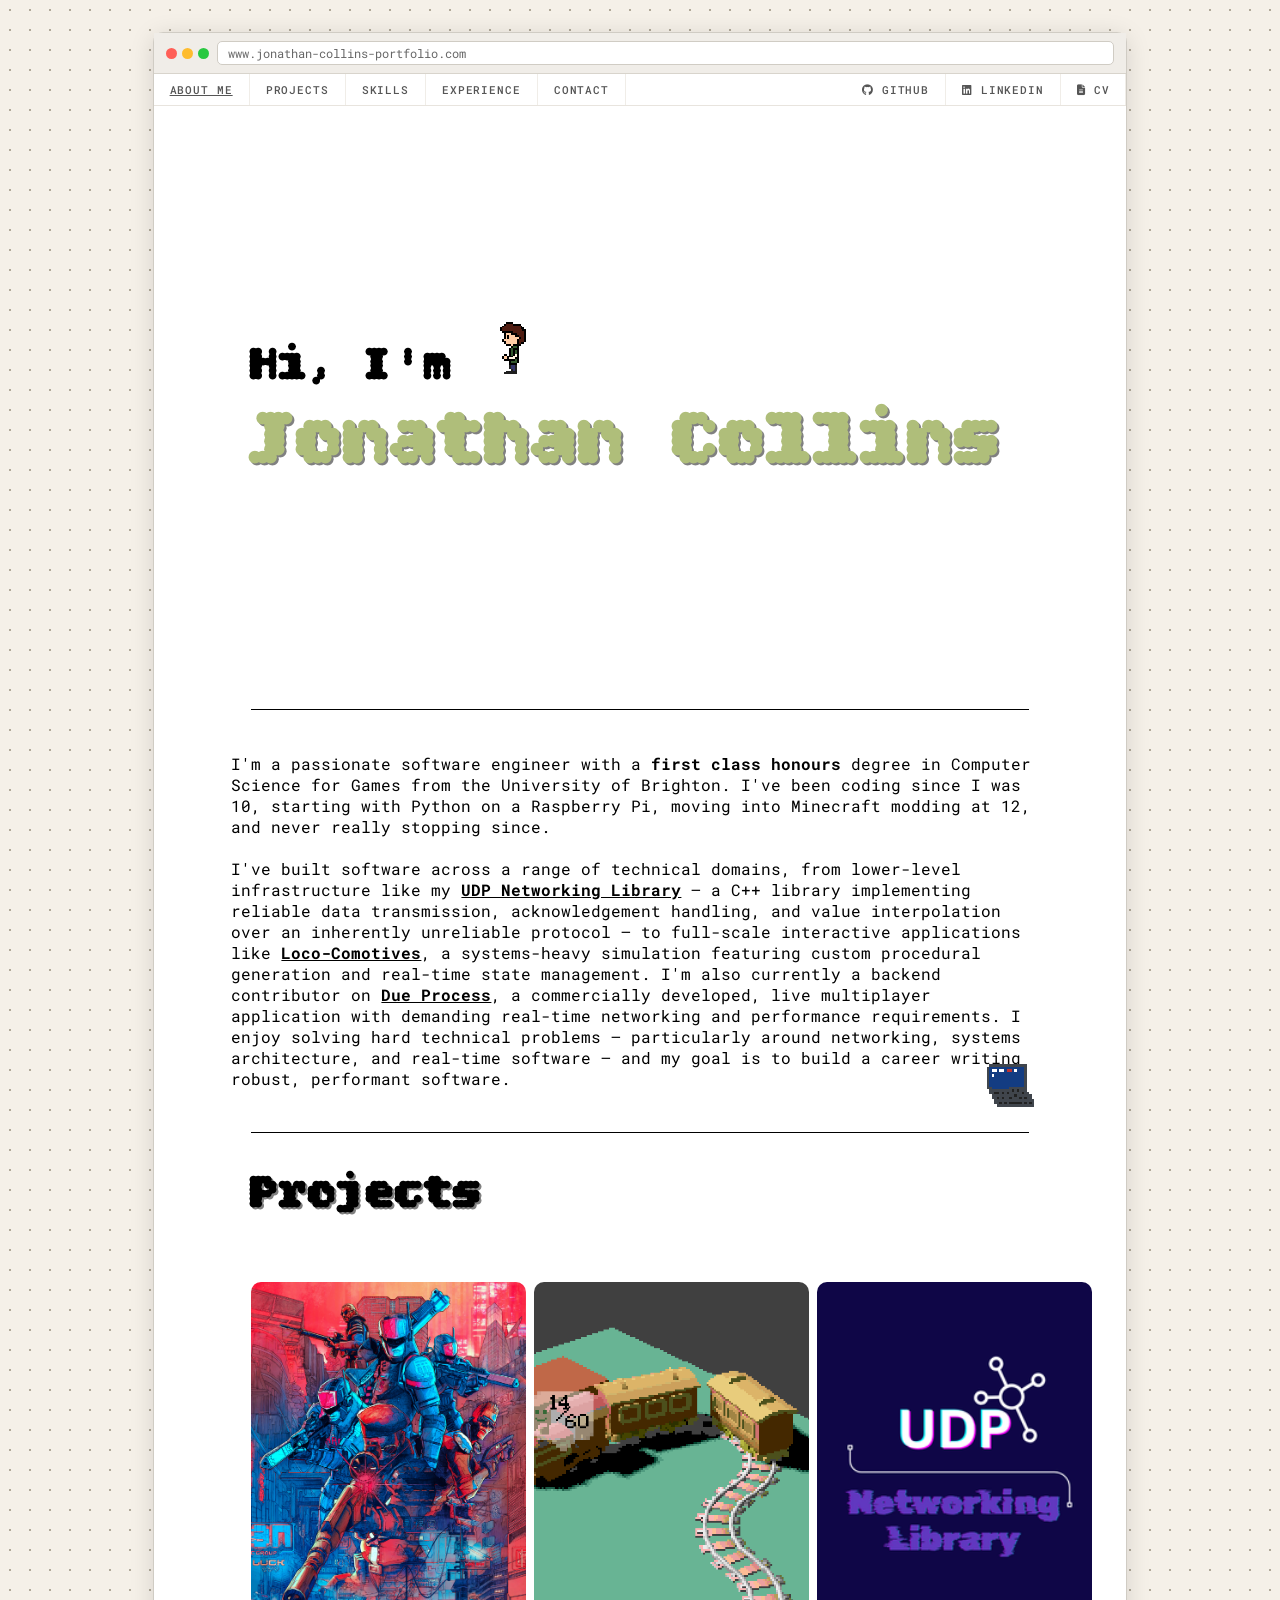
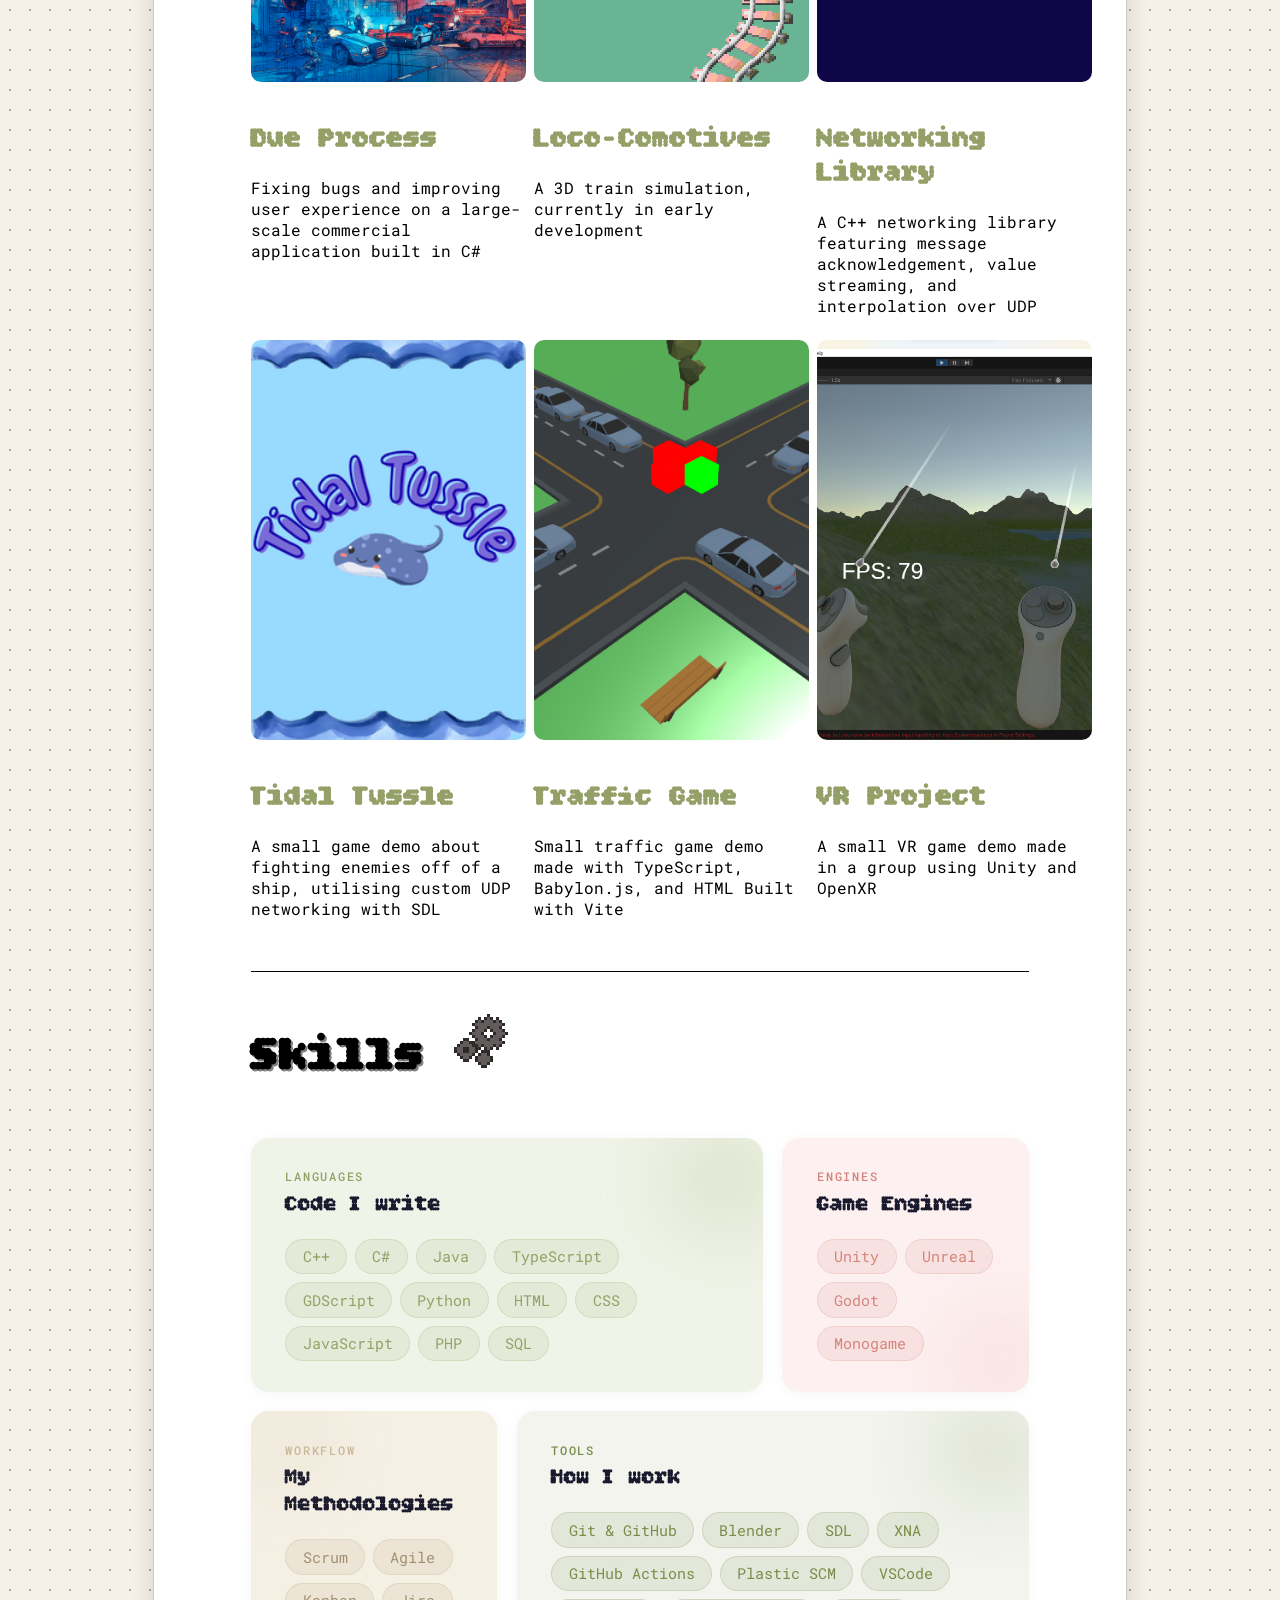
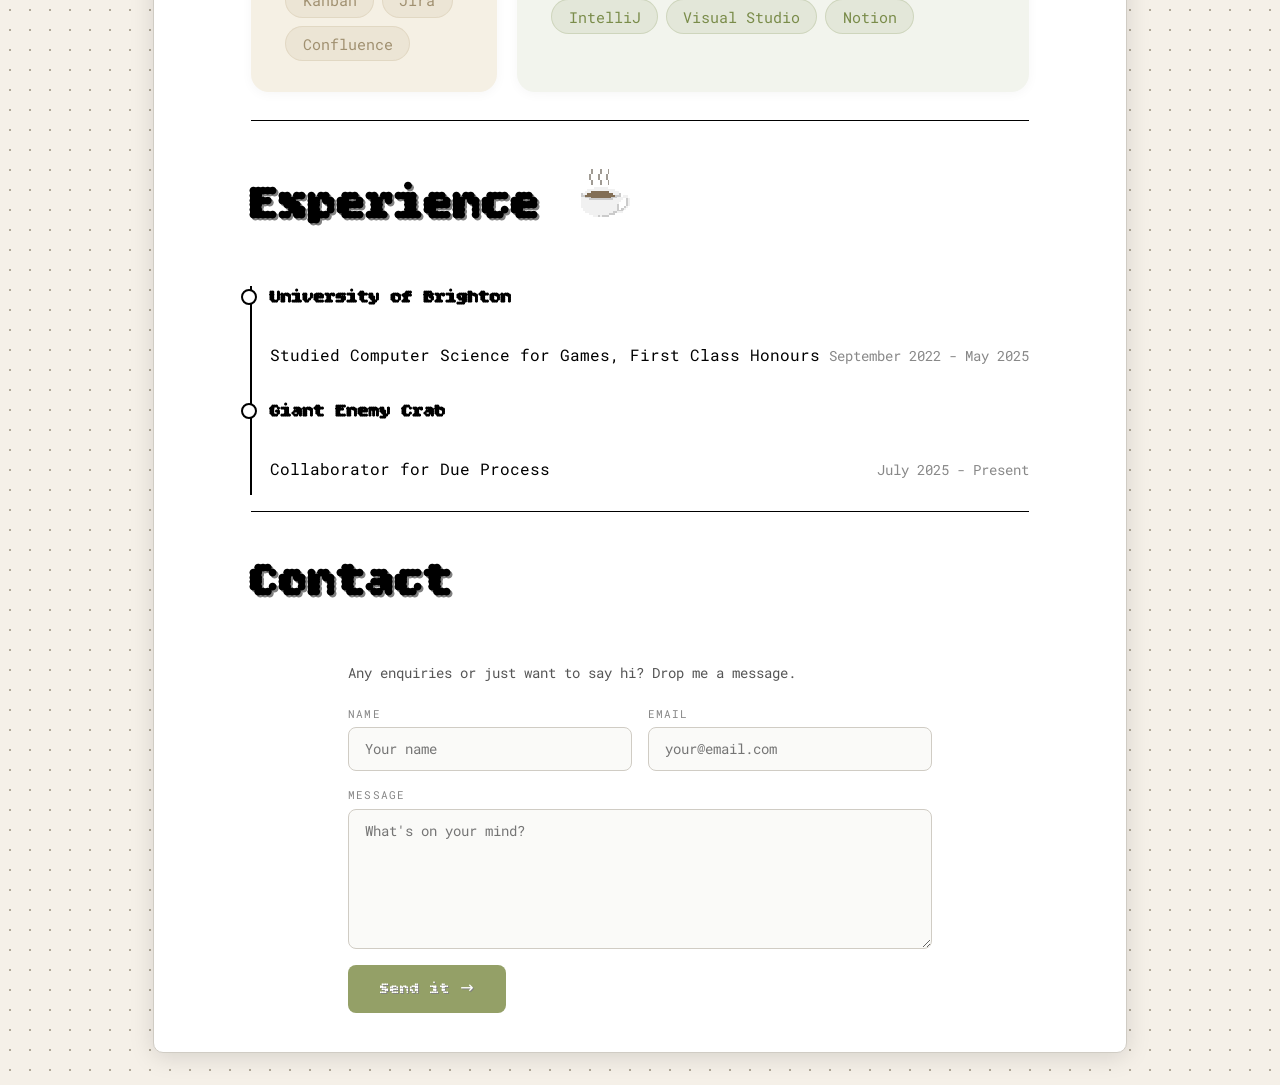
<file: index.html>
<!DOCTYPE HTML>
<html lang="en">
<head>
    <link rel="icon" type="image/x-icon" href="favicon.ico">
    <link rel="stylesheet" href="https://cdnjs.cloudflare.com/ajax/libs/font-awesome/6.5.0/css/all.min.css">
    <meta charset="UTF-8">
    <meta name="viewport" content="width=device-width, initial-scale=1.0">
    <title>Jonathan Collins</title>
    <link rel="stylesheet" href="stylesheet.css">
    <link rel="stylesheet" href="normalize.css">
    <link rel="preconnect" href="https://fonts.googleapis.com">
    <link rel="preconnect" href="https://fonts.gstatic.com" crossorigin>
    <link href="https://fonts.googleapis.com/css2?family=Bitcount:wght@100..900&family=Roboto+Mono:ital,wght@0,100..700;1,100..700&display=swap" rel="stylesheet">
</head>
<body>
    <div class="grid-bg">
        <div class="browser-window">

            <div class="search-bar">
                <div class="search-dots">
                    <div class="browser-dot dot-red"></div>
                    <div class="browser-dot dot-yellow"></div>
                    <div class="browser-dot dot-green"></div>
                </div>
                <div class="browser-address">www.jonathan-collins-portfolio.com</div>
            </div>

            <div class="nav">
                <a class="nav-item active">About Me</a>
                <a href="#projects" class="nav-item">Projects</a>
                <a href="#skills" class="nav-item">Skills</a>
                <a href="#experience" class="nav-item">Experience</a>
                <a href="#contact" class="nav-item">Contact</a>
                <a href="https://github.com/JonnyCollinsPlusPlus" class="nav-item-right">
                    <i class="fa-brands fa-github"></i> GitHub
                </a>
                <a href="https://www.linkedin.com/in/jonnypcollins/" class="nav-item">
                    <i class="fa-brands fa-linkedin"></i> LinkedIn
                </a>
                <a href="images/Jonathan Collins CV.pdf" download class="nav-item">
                    <i class="fa-solid fa-file-lines"></i> CV
                </a>
            </div>

            <div class="browser-intro">
                <div class="intro-content">
                    <div>
                        <h1>Hi, I'm 
                            <img src="images/little-jonny.gif" alt="Jonny sprite" class="sprite">
                            <br><span class="name-styling">Jonathan Collins</span>
                        </h1>
                    </div>
                </div>
            </div>

            <hr width="80%" size="2" color="gray">

            <div class="bio-styling">
                <p>I'm a passionate software engineer with a <b>first class honours</b> degree 
                in Computer Science for Games from the University of Brighton. I've been 
                coding since I was 10, starting with Python on a Raspberry Pi, 
                moving into Minecraft modding at 12, and never really stopping since. 
                <br><br>
                I've built software across a range of technical domains, from lower-level infrastructure 
                like my <a href="networking-library.html"><b>UDP Networking Library</b></a> — a C++ library 
                implementing reliable data transmission, acknowledgement handling, and value interpolation 
                over an inherently unreliable protocol — to full-scale interactive applications like 
                <a href="loco.html"><b>Loco-Comotives</b></a>, a systems-heavy simulation featuring custom 
                procedural generation and real-time state management. I'm also currently a backend 
                contributor on <a href="due-process.html"><b>Due Process</b></a>, a commercially developed, 
                live multiplayer application with demanding real-time networking and performance 
                requirements. I enjoy solving hard technical problems — particularly around networking, 
                systems architecture, and real-time software — and my goal is to build a career writing 
                robust, performant software.</p>
                <img src="images/laptop-sprite.gif" alt="Laptop Sprite" class="laptop-sprite">
            </div>

            <hr width="80%" size="2" color="gray">

            <div class="project-library">
                <h1 class="project-title" id="projects">Projects</h1>
            </div>

            <div class="project-images-gd">
                <a href="due-process.html"><img src="images/due-process.webp" alt="Due Process" class="due-process-img"></a>
                <a href="loco.html"><img src="images/loco-1.png" alt="Loco-Comotives" class="loco-comotives-img"></a>
                <a href="networking-library.html"><img src="images/network-library.png" alt="Network Library" class="network-library-img"></a>
                <div class="dp-desc">
                    <h2><a href="due-process.html">Due Process</a></h2>
                    <p>Fixing bugs and improving user experience on a large-scale commercial application built in C#</p>
                </div>
                <div class="lc-desc">
                    <h2><a href="loco.html">Loco-Comotives</a></h2>
                    <p>A 3D train simulation, currently in early development</p>
                </div>
                <div class="udp-desc">
                    <h2><a href="networking-library.html">Networking Library</a></h2>
                    <p>A C++ networking library featuring message acknowledgement, value streaming, and interpolation over UDP</p>
                </div>
                <a href="tidal-tussle.html"><img src="images/tidal-tussle.png" alt="Tidal Tussle" class="tidal-tussle-img"></a>
                <a href="traffic-game.html"><img src="images/traffic-game.png" alt="Traffic Game" class="traffic-game-img"></a>
                <a href="vr-project.html"><img src="images/VR-1.png" alt="VR Project" class="vr-project-img"></a>
                <div class="tidal-tussle-desc">
                    <h2><a href="tidal-tussle.html">Tidal Tussle</a></h2>
                    <p>A small game demo about fighting enemies off of a ship, utilising custom UDP networking with SDL</p>
                </div>
                <div class="traffic-game-desc">
                    <h2><a href="traffic-game.html">Traffic Game</a></h2>
                    <p>Small traffic game demo made with TypeScript, Babylon.js, and HTML Built with Vite</p>
                </div>
                <div class="vr-desc">
                    <h2><a href="vr-project.html">VR Project</a></h2>
                    <p>A small VR game demo made in a group using Unity and OpenXR</p>
                </div>
            </div>

            <hr width="80%" size="2" color="gray">

            <h1 class="experience-title" id="skills">Skills
                <img src="images/gears.png" alt="Gear sprite" class="gear-sprite">
            </h1>

            <div class="skills-section">
                <div class="bento">
                    <div class="card">
                        <div class="blob"></div>
                        <div class="card-category">Languages</div>
                        <div class="card-title">Code I write</div>
                        <div class="pill-group">
                            <span class="pill">C++</span>
                            <span class="pill">C#</span>
                            <span class="pill">Java</span>
                            <span class="pill">TypeScript</span>
                            <span class="pill">GDScript</span>
                            <span class="pill">Python</span>
                            <span class="pill">HTML</span>
                            <span class="pill">CSS</span>
                            <span class="pill">JavaScript</span>
                            <span class="pill">PHP</span>
                            <span class="pill">SQL</span>
                        </div>
                    </div>

                    <div class="card">
                        <div class="blob"></div>
                        <div class="card-category">Engines</div>
                        <div class="card-title">Game Engines</div>
                        <div class="pill-group">
                            <span class="pill">Unity</span>
                            <span class="pill">Unreal</span>
                            <span class="pill">Godot</span>
                            <span class="pill">Monogame</span>
                        </div>
                    </div>

                    <div class="card">
                        <div class="blob"></div>
                        <div class="card-category">Workflow</div>
                        <div class="card-title">My Methodologies</div>
                        <div class="pill-group">
                            <span class="pill">Scrum</span>
                            <span class="pill">Agile</span>
                            <span class="pill">Kanban</span>
                            <span class="pill">Jira</span>
                            <span class="pill">Confluence</span>
                        </div>
                    </div>

                    <div class="card">
                        <div class="blob"></div>
                        <div class="card-category">Tools</div>
                        <div class="card-title">How I work</div>
                        <div class="pill-group">
                            <span class="pill">Git &amp; GitHub</span>
                            <span class="pill">Blender</span>
                            <span class="pill">SDL</span>
                            <span class="pill">XNA</span>
                            <span class="pill">GitHub Actions</span>
                            <span class="pill">Plastic SCM</span>
                            <span class="pill">VSCode</span>
                            <span class="pill">IntelliJ</span>
                            <span class="pill">Visual Studio</span>
                            <span class="pill">Notion</span>
                        </div>
                    </div>
                </div>
            </div>

            <hr width="80%" size="2" color="gray">

            <h1 class="experience-title" id="experience">Experience
                <img src="images/coffee.gif" alt="Coffee sprite" class="coffee-sprite">
            </h1>

            <div class="timeline">
                <div class="entry">
                    <h3>University of Brighton</h3>
                    <div>
                        <p>Studied Computer Science for Games, First Class Honours</p>
                        <p class="subtle">September 2022 - May 2025</p>
                    </div>
                </div>
                <div class="entry">
                    <h3>Giant Enemy Crab</h3>
                    <div>
                        <p>Collaborator for Due Process</p>
                        <p class="subtle">July 2025 - Present</p>
                    </div>
                </div>
            </div>

            <hr width="80%" size="2" color="gray">

            <h1 class="experience-title" id="contact">Contact</h1>

            <div class="contact-section">
                <p class="contact-intro">Any enquiries or just want to say hi? Drop me a message.</p>
                <form action="https://formspree.io/f/xgoboboq" method="POST" class="contact-form">
                    <div class="form-row">
                        <div class="form-group">
                            <label class="form-label">Name</label>
                            <input type="text" name="name" class="form-input" placeholder="Your name" required>
                        </div>
                        <div class="form-group">
                            <label class="form-label">Email</label>
                            <input type="email" name="email" class="form-input" placeholder="your@email.com" required>
                        </div>
                    </div>
                    <div class="form-group">
                        <label class="form-label">Message</label>
                        <textarea name="message" class="form-input form-textarea" placeholder="What's on your mind?" required></textarea>
                    </div>
                    <button type="submit" class="form-submit">Send it →</button>
                </form>
            </div>

        </div>
    </div>
    <script src="script.js"></script>
</body>
</html>
</file>
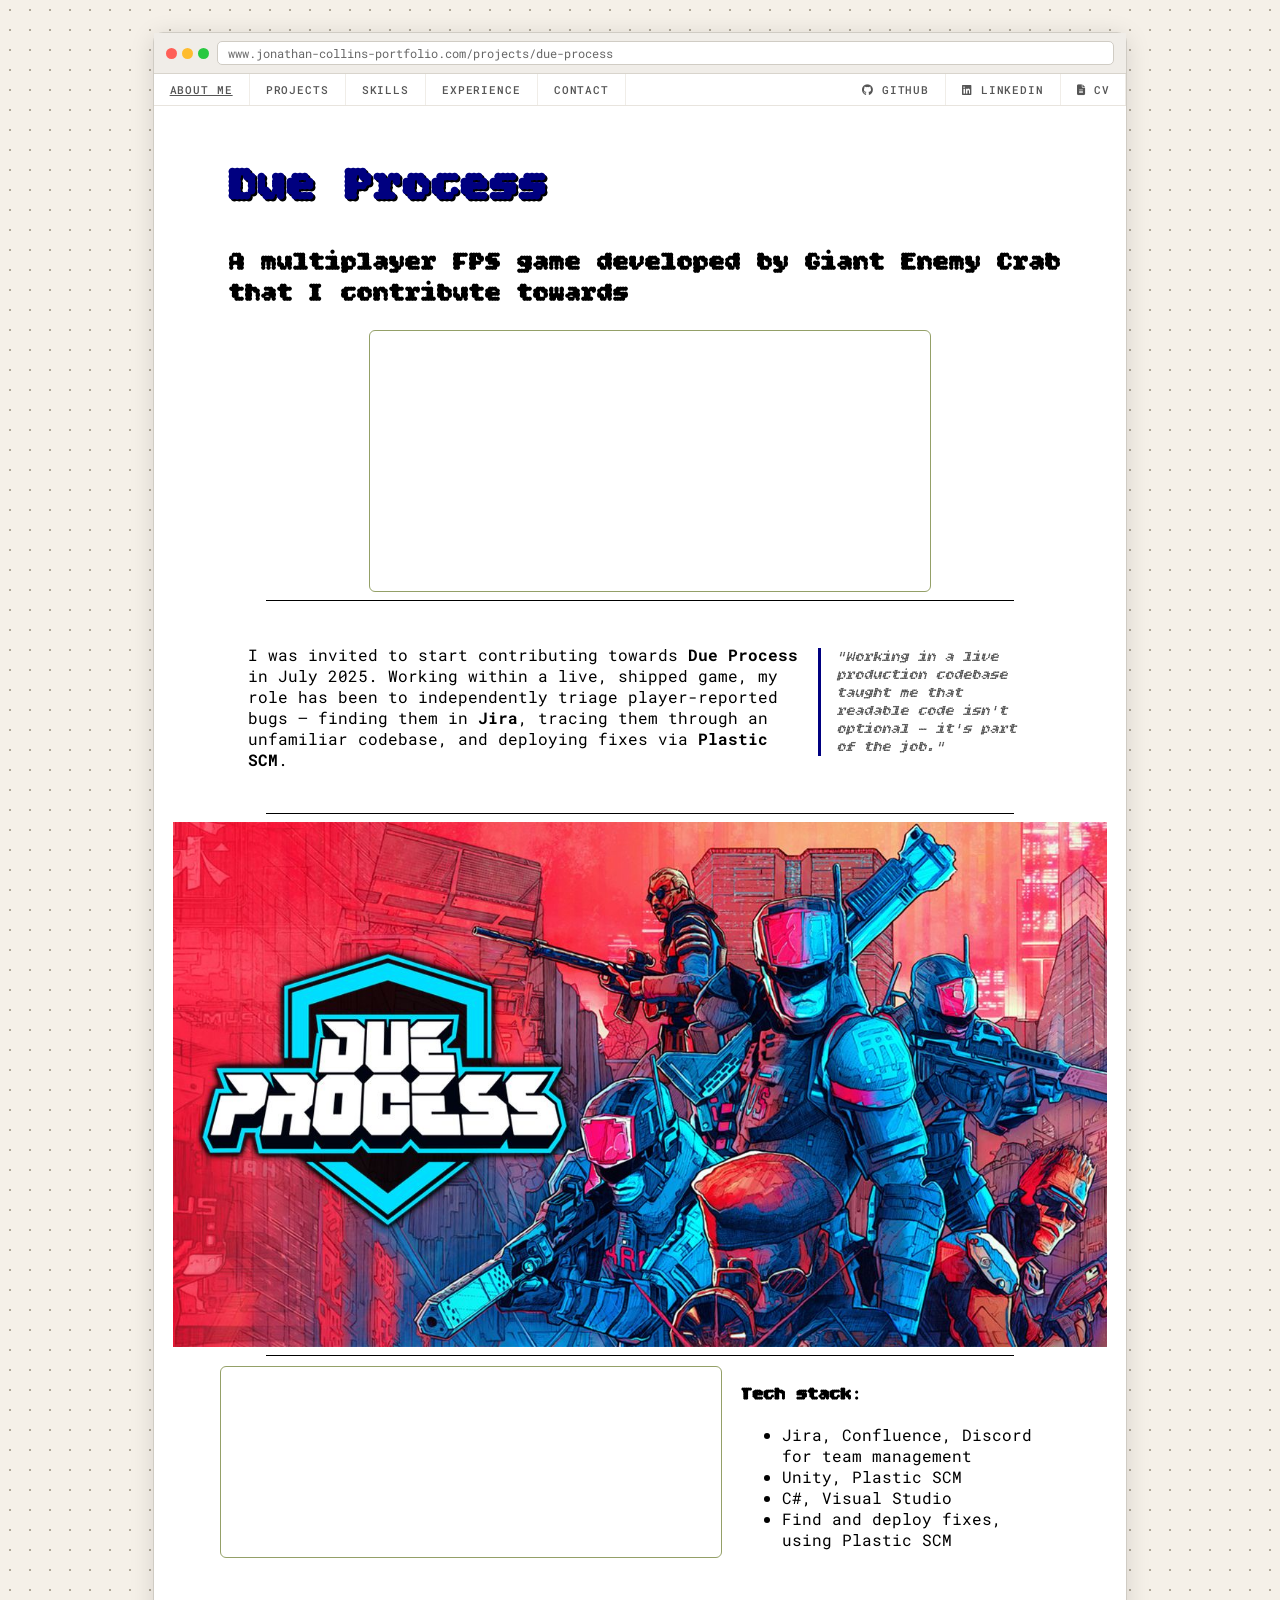
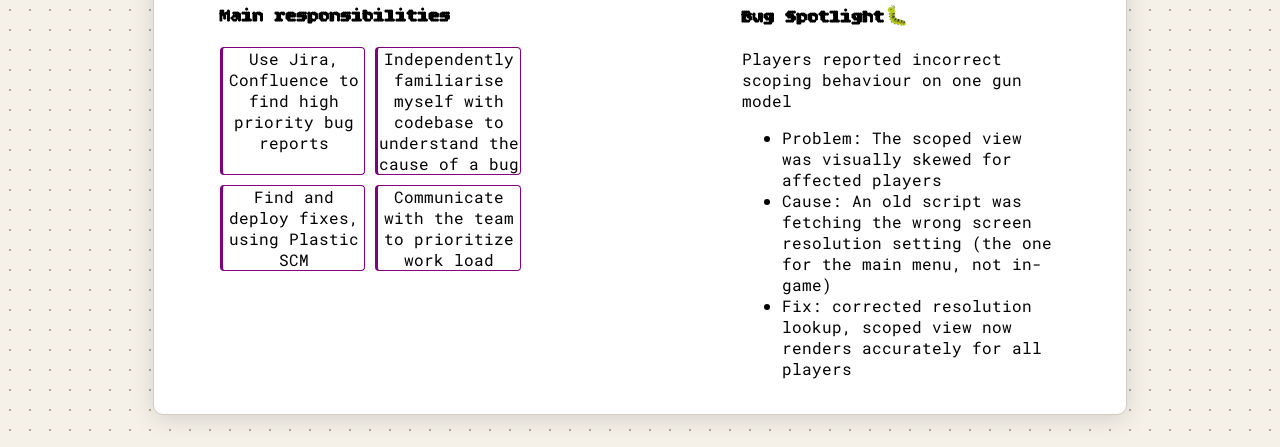
<file: due-process.html>
<!DOCTYPE HTML>
<html lang="en">
<head>
    <meta charset="UTF-8">
    <meta name="viewport" content="width=device-width, initial-scale=1.0">
    <title>Jonathan Collins</title>
    <link rel="stylesheet" href="stylesheet.css">
    <link rel="stylesheet" href="normalize.css">
    <link rel="preconnect" href="https://fonts.googleapis.com">
    <link rel="preconnect" href="https://fonts.gstatic.com" crossorigin>
    <link href="https://fonts.googleapis.com/css2?family=Bitcount:wght@100..900&family=Roboto+Mono:ital,wght@0,100..700;1,100..700&display=swap" rel="stylesheet">
    <link rel="stylesheet" href="https://cdnjs.cloudflare.com/ajax/libs/font-awesome/6.5.0/css/all.min.css">

</head>
<body>
<div class="grid-bg">
    <div class="browser-window">
        <div class="search-bar">
            <div class="search-dots">
                <div class="browser-dot dot-red"></div>
                <div class="browser-dot dot-yellow"></div>
                <div class="browser-dot dot-green"></div>
            </div>
            <div class="browser-address">www.jonathan-collins-portfolio.com/projects/due-process</div>
        </div>
        <div class="nav">
            <a href="index.html" class="nav-item active">About Me</a>
            <a href="index.html#projects" class="nav-item">Projects</a>
            <a href="index.html#skills" class="nav-item">Skills</a>
            <a href="index.html#experience" class="nav-item">Experience</a>
            <a href="index.html#contact" class="nav-item">Contact</a>
            <a href="https://github.com/JonnyCollinsPlusPlus" class="nav-item-right">
                <i class="fa-brands fa-github"></i> GitHub
            </a>
            <a href="https://www.linkedin.com/in/jonnypcollins/" class="nav-item">
                <i class="fa-brands fa-linkedin"></i> LinkedIn
            </a>
            <a href="images/Jonathan Collins CV.pdf" download class="nav-item">
                <i class="fa-solid fa-file-lines"></i> CV
            </a>
        </div>
        <div class="game-content">
            <div class = "dp-header">
                <div>
                    <h1 style="color: navy; text-shadow: black 2px 2px; padding-left: 5%;">Due Process</h1>
                    <h2 style="padding-left: 5%;">A multiplayer FPS game developed by Giant Enemy Crab that I contribute towards</h2>
                </div>
                <iframe 
                width="560" 
                height="315" 
                src="https://www.youtube.com/embed/mQdpnQtAEdM?autoplay=1&mute=1"
                allow="autoplay; encrypted-media"
                allowfullscreen
                loop="1"
                controls="0"></iframe>
            </div>
            <hr width="80%" size="2" color="gray">
            <div class="bio-styling">
                <p>I was invited to start contributing towards <b>Due Process</b> in July 2025. 
                Working within a live, shipped game, my role has been to independently triage 
                player-reported bugs — finding them in <b>Jira</b>, tracing them through an unfamiliar 
                codebase, and deploying fixes via <b>Plastic SCM</b>.</p>

                <blockquote class="bio-quote">
                    "Working in a live production codebase taught me that readable code 
                    isn't optional — it's part of the job."
                </blockquote>
            </div>
            <hr width="80%" size="2" color="gray">
            <img src="images/due-process2.jpeg" alt="Due Process Banner" width="100%"/>
            <hr width="80%" size="2" color="gray">

            <div class="maingrid-dueprocess">
                <div class="iframe">
                    <iframe src="https://store.steampowered.com/widget/753650/" frameborder="0" width="500" height="190"></iframe>
                </div>
                <div class="dp-responsibilities">
                <h3>Tech stack:</h3>
                    <ul>
                     <li>Jira, Confluence, Discord for team management</li>
                     <li>Unity, Plastic SCM</li>
                     <li>C#, Visual Studio</li>
                     <li>Find and deploy fixes, using Plastic SCM</li>
                    </ul>
                </div>
                <div style="grid-area: resp2">  
                    <h3>Main responsibilities</h3>
                    <ul class="features-list">
                     <li>Use Jira, Confluence to find high priority bug reports</li>
                     <li>Independently familiarise myself with codebase to understand the cause of a bug</li>
                     <li>Find and deploy fixes, using Plastic SCM</li>
                     <li>Communicate with the team to prioritize work load</li>
                    </ul></div>
                    
                    <div style="grid-area: bug">  
                    <h3>Bug Spotlight🐛</h3>
                    <p>Players reported incorrect scoping behaviour on one gun model</p>
                    <ul>
                     <li>Problem: The scoped view was visually skewed for affected players</li>
                     <li>Cause: An old script was fetching the wrong screen resolution setting (the one for the main menu, not in-game)</li>
                     <li>Fix: corrected resolution lookup, scoped view now renders accurately for all players</li>
                    </ul></div>
            </div>
        </div>
    </div>
</div>
<script src="script.js"></script>
</body>
</html>
</file>
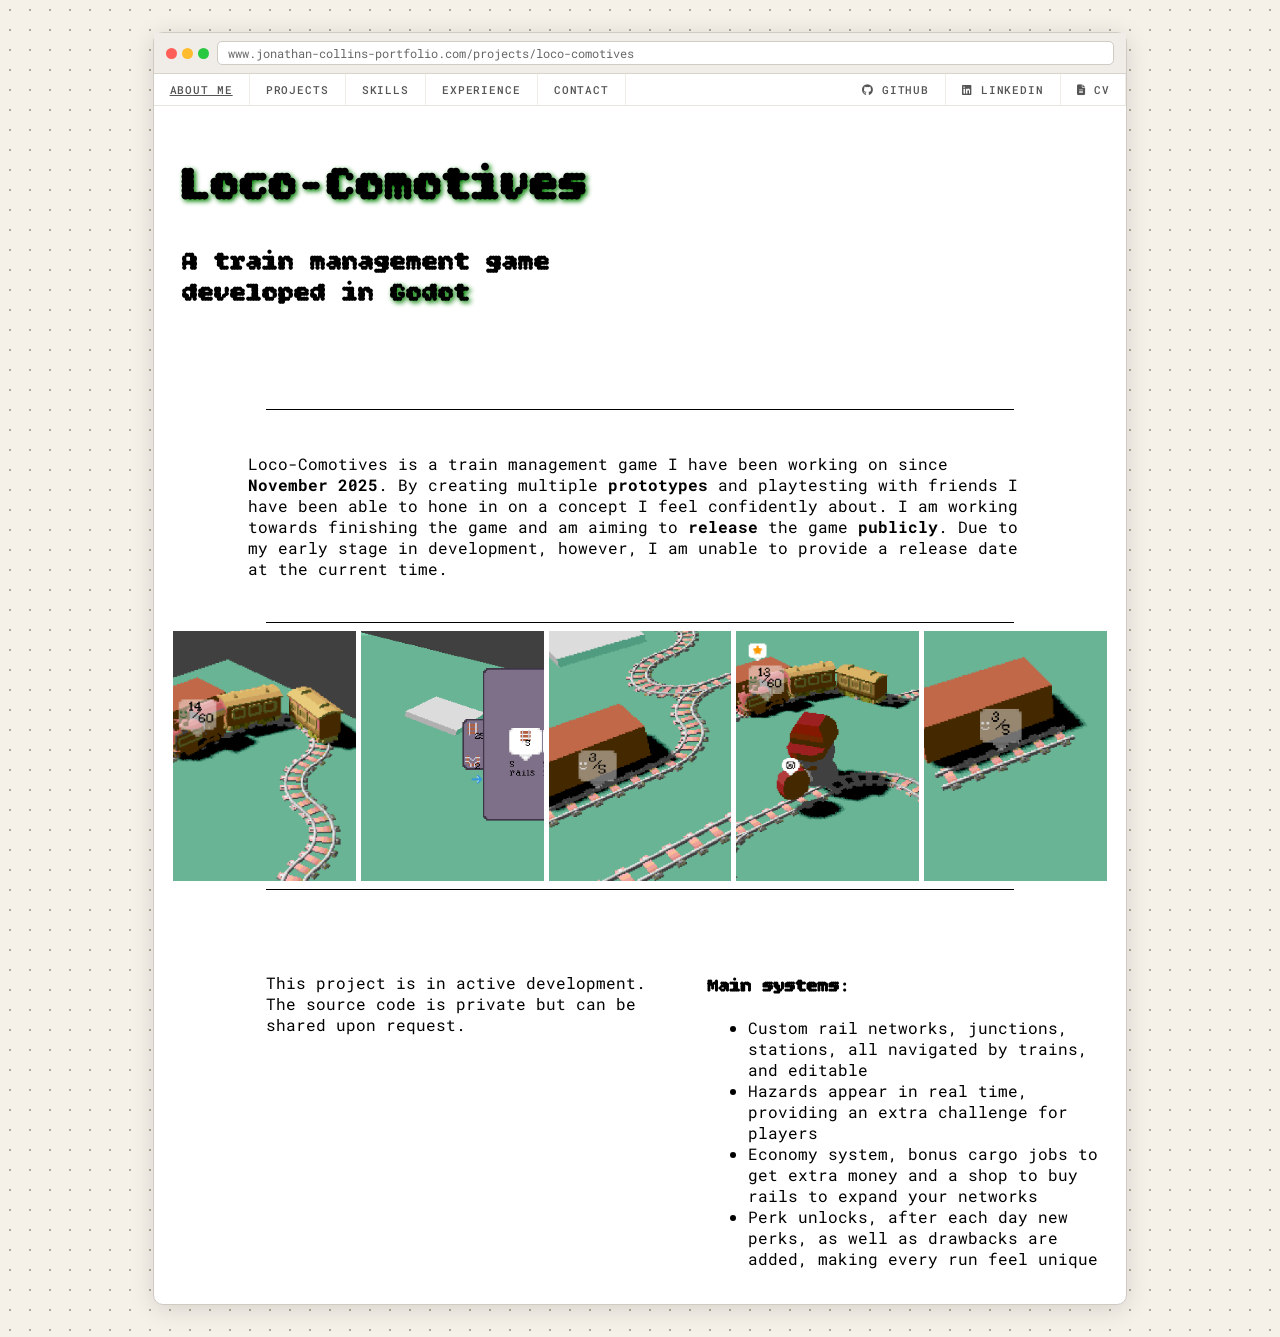
<file: loco.html>
<!DOCTYPE HTML>
<html lang="en">
<head>
    <link rel="icon" type="image/x-icon" href="favicon.ico">
    <meta charset="UTF-8">
    <meta name="viewport" content="width=device-width, initial-scale=1.0">
    <title>Jonathan Collins</title>
    <link rel="stylesheet" href="stylesheet.css">
    <link rel="stylesheet" href="normalize.css">
    <link rel="preconnect" href="https://fonts.googleapis.com">
    <link rel="preconnect" href="https://fonts.gstatic.com" crossorigin>
    <link href="https://fonts.googleapis.com/css2?family=Bitcount:wght@100..900&family=Roboto+Mono:ital,wght@0,100..700;1,100..700&display=swap" rel="stylesheet">
    <link rel="stylesheet" href="https://cdnjs.cloudflare.com/ajax/libs/font-awesome/6.5.0/css/all.min.css">
</head>
<body>
<div class="grid-bg">
    <div class="browser-window">
        <div class="search-bar">
            <div class="search-dots">
                <div class="browser-dot dot-red"></div>
                <div class="browser-dot dot-yellow"></div>
                <div class="browser-dot dot-green"></div>
            </div>
            <div class="browser-address">www.jonathan-collins-portfolio.com/projects/loco-comotives</div>
        </div>
        <div class="nav">
            <a href="index.html" class="nav-item active">About Me</a>
            <a href="index.html#projects" class="nav-item">Projects</a>
            <a href="index.html#skills" class="nav-item">Skills</a>
            <a href="index.html#experience" class="nav-item">Experience</a>
            <a href="index.html#contact" class="nav-item">Contact</a>
            <a href="https://github.com/JonnyCollinsPlusPlus" class="nav-item-right">
                <i class="fa-brands fa-github"></i> GitHub
            </a>
            <a href="https://www.linkedin.com/in/jonnypcollins/" class="nav-item">
                <i class="fa-brands fa-linkedin"></i> LinkedIn
            </a>
            <a href="images/Jonathan Collins CV.pdf" download class="nav-item">
                <i class="fa-solid fa-file-lines"></i> CV
            </a>
        </div>
        <div class="game-content">
            <div class="maingrid">
                <div>
                    <h1 class="glow-green">Loco-Comotives</h1>
                    <h2>A train management game developed in <span class="glow-green">Godot</span></h2>
                </div>
                <div><video autoplay loop muted width="462" height="270"><source src="images/loco-video.mp4" type="video/mp4"></video></div>
            </div>
            <hr width="80%" size="2" color="gray">
            <div class="bio-styling">
                <p>Loco-Comotives is a train management game I have been working on since <b>November 2025</b>.
                     By creating multiple <b>prototypes</b> and playtesting with friends I have been able to hone 
                     in on a concept I feel confidently about. I am working towards finishing the game and 
                     am aiming to <b>release</b> the game <b>publicly</b>. Due to my early stage in development, however, I 
                     am unable to provide a release date at the current time.</p>
            </div>
            <hr width="80%" size="2" color="gray">
            <div class="gallery">
                <img src="images/loco-1.png" alt="Close up of a train arriving at a station" />
                <img src="images/loco-2.png" alt="A station, with the rail shop menu" />
                <img src="images/loco-3.png" alt="A close up of a station leading to a junction with multiple routes" />
                <img src="images/loco-4.png" alt="An engineer fixing the tracks, with a train at a station in the background" />
                <img src="images/loco-5.png" alt="A close up of a non connected station" />
            </div>
            <hr width="80%" size="2" color="gray">

            <div class="loco-features">
                <p>This project is in active development. The source code is private but can be shared upon request.</p>
                <div>
                <h3>Main systems:</h3>
                    <ul>
                     <li>Custom rail networks, junctions, stations, all navigated by trains, and editable</li>
                     <li>Hazards appear in real time, providing an extra challenge for players</li>
                     <li>Economy system, bonus cargo jobs to get extra money and a shop to buy rails to expand your networks</li>
                     <li>Perk unlocks, after each day new perks, as well as drawbacks are added, making every run feel unique</li>
                    </ul>
                </div>
            </div>
        </div>
    </div>
</div>
<script src="script.js"></script>
</body>
</html>
</file>
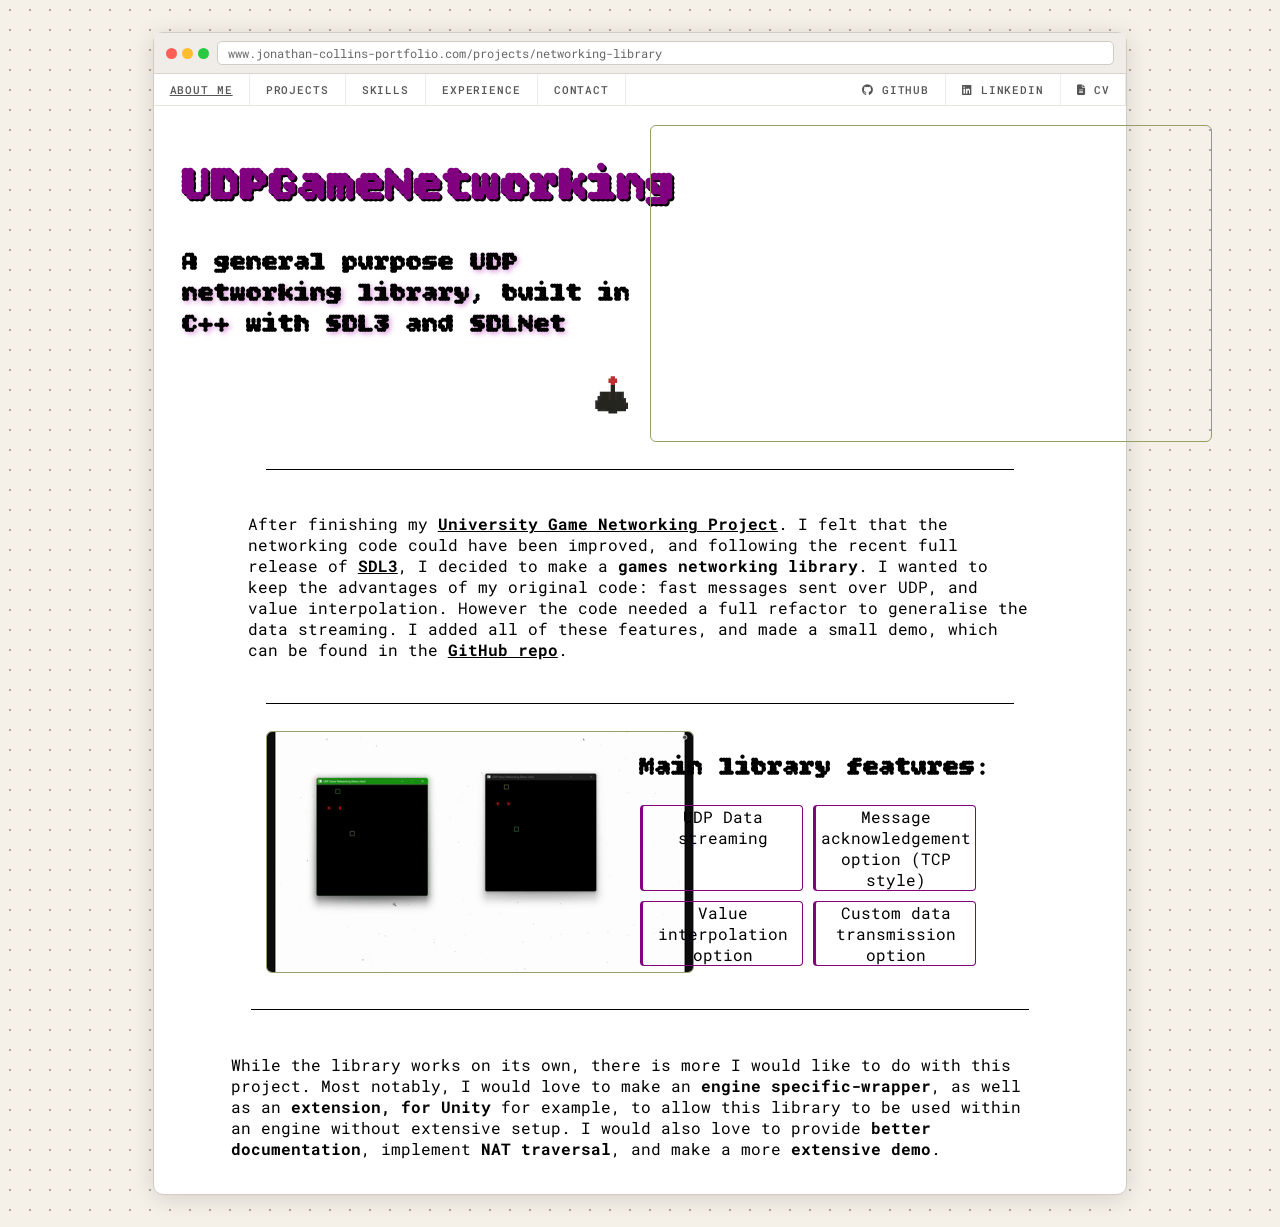
<file: networking-library.html>
<!DOCTYPE HTML>
<html lang="en">
<head>
    <meta charset="UTF-8">
    <meta name="viewport" content="width=device-width, initial-scale=1.0">
    <title>Jonathan Collins</title>
    <link rel="stylesheet" href="stylesheet.css">
    <link rel="stylesheet" href="normalize.css">
    <link rel="preconnect" href="https://fonts.googleapis.com">
    <link rel="preconnect" href="https://fonts.gstatic.com" crossorigin>
    <link href="https://fonts.googleapis.com/css2?family=Bitcount:wght@100..900&family=Roboto+Mono:ital,wght@0,100..700;1,100..700&display=swap" rel="stylesheet">
    <link rel="stylesheet" href="https://cdnjs.cloudflare.com/ajax/libs/font-awesome/6.5.0/css/all.min.css">
</head>
<body>
<div class="grid-bg">
    <div class="browser-window">
        <div class="search-bar">
            <div class="search-dots">
                <div class="browser-dot dot-red"></div>
                <div class="browser-dot dot-yellow"></div>
                <div class="browser-dot dot-green"></div>
            </div>
            <div class="browser-address">www.jonathan-collins-portfolio.com/projects/networking-library</div>
        </div>
        <div class="nav">
            <a href="index.html" class="nav-item active">About Me</a>
            <a href="index.html#projects" class="nav-item">Projects</a>
            <a href="index.html#skills" class="nav-item">Skills</a>
            <a href="index.html#experience" class="nav-item">Experience</a>
            <a href="index.html#contact" class="nav-item">Contact</a>
            <a href="https://github.com/JonnyCollinsPlusPlus" class="nav-item-right">
                <i class="fa-brands fa-github"></i> GitHub
            </a>
            <a href="https://www.linkedin.com/in/jonnypcollins/" class="nav-item">
                <i class="fa-brands fa-linkedin"></i> LinkedIn
            </a>
            <a href="images/Jonathan Collins CV.pdf" download class="nav-item">
                <i class="fa-solid fa-file-lines"></i> CV
            </a>
        </div>
        <div class="game-content">
            <div class="maingrid">
                <div>
                    <h1 class="networking-header">UDPGameNetworking</h1>
                    <h2>A general purpose <span class="glow-purple">UDP networking library</span>, built in <span class="glow-purple">C++</span> with <span class="glow-purple">SDL3</span> and <span class="glow-purple">SDLNet</span></h2>
                <img src="images/game-stick.gif" alt="Joystick" class="joystick">
                </div>
                <iframe 
                width="560" 
                height="315" 
                src="https://www.youtube.com/embed/ibkF_ioUvFo?autoplay=1&mute=1"
                allow="autoplay; encrypted-media"
                allowfullscreen
                loop="1"
                controls="0"></iframe>            
            </div>
                <br>
            <hr width="80%" size="2" color="gray">
            <div class="bio-styling">
                <p>After finishing my <b><a href="tidal-tussle.html"  target="_blank" rel="noopener noreferrer">University Game Networking Project</a></b>. I felt that the
                     networking code could have been improved,
                     and following the recent full release of <b><a href="https://wiki.libsdl.org/SDL3/FrontPage  target="_blank" rel="noopener noreferrer"">SDL3</a></b>,
                      I decided to make a <b>games networking library</b>. I wanted to keep the advantages of my original code: fast messages sent over UDP, and value interpolation.
                       However the code needed a full refactor to generalise the data streaming. I added all of these features, and made a small demo, which can be found in the 
                       <b><a href="https://github.com/ExtraSoupGames/UDPGameNetworking  target="_blank" rel="noopener noreferrer"">GitHub repo</a></b>.</p>
            </div>
            <hr width="80%" size="2" color="gray">
            <br>
            <div class="maingrid-networking">
                <img src="images/UDPGameNetworkingGIF.gif" alt="UDPGameNetworking Demo" class="demo-img"/>
                <div>
                <h2>Main library features:</h2>
                    <ul class="features-list">
                        <li>UDP Data streaming</li>
                        <li>Message acknowledgement option (TCP style)</li>
                        <li>Value interpolation option</li>
                        <li>Custom data transmission option</li>
                    </ul>
                </p>
                </div>
            </div>
        </div>
            <hr width="80%" size="2" color="gray">

            <div class="bio-styling">
                <p>While the library works on its own, there is more I would like to do with this project.
                    Most notably, I would love to make an <b>engine specific-wrapper</b>, as well as an <b>extension,
                    for Unity</b> for example, to allow this library to be used within an engine without extensive
                    setup. I would also love to provide <b>better documentation</b>, implement <b>NAT traversal</b>, and
                     make a more <b>extensive demo</b>.
                </p>
            </div>
        </div>
    </div>
</div>
<script src="script.js"></script>
</body>
</html>
</file>
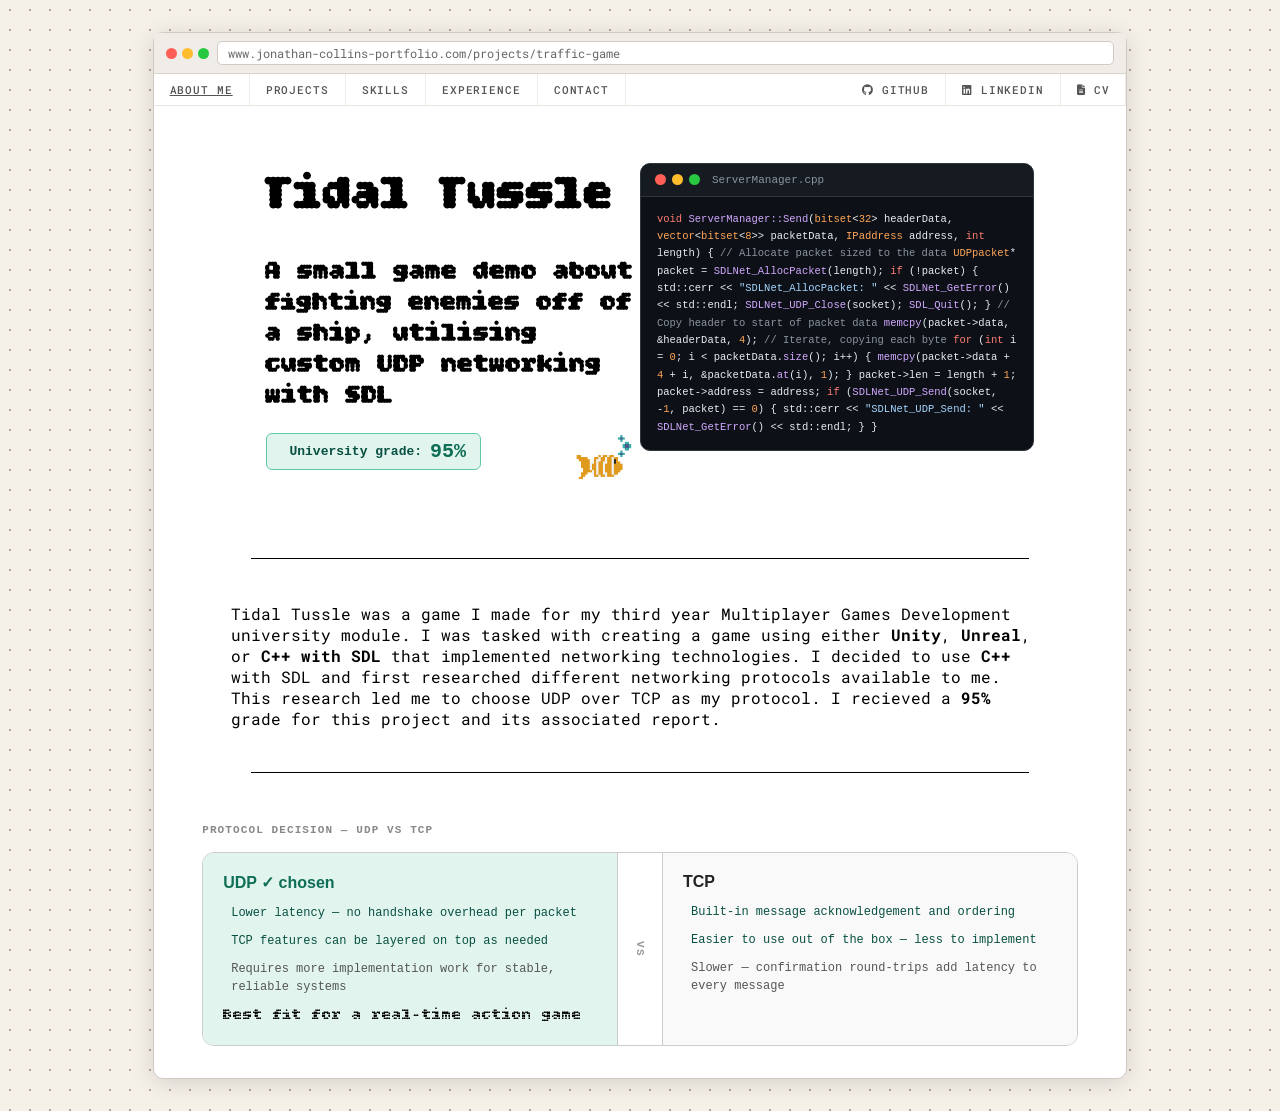
<file: tidal-tussle.html>
<!DOCTYPE HTML>
<html lang="en">
<head>
    <meta charset="UTF-8">
    <meta name="viewport" content="width=device-width, initial-scale=1.0">
    <title>Jonathan Collins</title>
    <link rel="stylesheet" href="stylesheet.css">
    <link rel="stylesheet" href="normalize.css">
    <link rel="preconnect" href="https://fonts.googleapis.com">
    <link rel="preconnect" href="https://fonts.gstatic.com" crossorigin>
    <link href="https://fonts.googleapis.com/css2?family=Bitcount:wght@100..900&family=Roboto+Mono:ital,wght@0,100..700;1,100..700&display=swap" rel="stylesheet">
    <link rel="stylesheet" href="https://cdnjs.cloudflare.com/ajax/libs/font-awesome/6.5.0/css/all.min.css">
</head>
<body>
<div class="grid-bg">
    <div class="browser-window">
        <div class="search-bar">
            <div class="search-dots">
                <div class="browser-dot dot-red"></div>
                <div class="browser-dot dot-yellow"></div>
                <div class="browser-dot dot-green"></div>
            </div>
            <div class="browser-address">www.jonathan-collins-portfolio.com/projects/traffic-game</div>
        </div>
        <div class="nav">
            <a href="index.html" class="nav-item active">About Me</a>
            <a href="index.html#projects" class="nav-item">Projects</a>
            <a href="index.html#skills" class="nav-item">Skills</a>
            <a href="index.html#experience" class="nav-item">Experience</a>
            <a href="index.html#contact" class="nav-item">Contact</a>
            <a href="https://github.com/JonnyCollinsPlusPlus" class="nav-item-right">
                <i class="fa-brands fa-github"></i> GitHub
            </a>
            <a href="https://www.linkedin.com/in/jonnypcollins/" class="nav-item">
                <i class="fa-brands fa-linkedin"></i> LinkedIn
            </a>
            <a href="images/Jonathan Collins CV.pdf" download class="nav-item">
                <i class="fa-solid fa-file-lines"></i> CV
            </a>
        </div>
        <div class="game-content">
            <div class="maingrid-tt">
                <div>
                    <h1>Tidal Tussle</h1>
                    <h2>A small game demo about fighting enemies off of a ship, utilising custom UDP networking with SDL</h2>
                        <div class="tt-grade-badge">
                        <i class="ti ti-school" aria-hidden="true" style="font-size:16px;"></i>
                        University grade: <span class="tt-grade-num">95%</span> 
                    </div>
                    <img src="images/fish.gif" alt="Fish" class="fish">
                </div>
                <div>
                    <div class="tt-terminal">
                        <div class="tt-terminal-bar">
                            <div class="tt-dot tt-dot-r"></div>
                            <div class="tt-dot tt-dot-y"></div>
                            <div class="tt-dot tt-dot-g"></div>
                            <span class="tt-filename">ServerManager.cpp</span>
                        </div>
                    <div class="tt-code">
<span class="kw">void</span> <span class="fn">ServerManager::Send</span>(<span class="tp">bitset</span>&lt;<span class="tp">32</span>&gt; headerData,
  <span class="tp">vector</span>&lt;<span class="tp">bitset</span>&lt;<span class="tp">8</span>&gt;&gt; packetData,
  <span class="tp">IPaddress</span> address, <span class="kw">int</span> length) {
 
  <span class="cm">// Allocate packet sized to the data</span>
  <span class="tp">UDPpacket</span>* packet = <span class="fn">SDLNet_AllocPacket</span>(length);
  <span class="kw">if</span> (!packet) {
    std::cerr &lt;&lt; <span class="str">"SDLNet_AllocPacket: "</span>
              &lt;&lt; <span class="fn">SDLNet_GetError</span>() &lt;&lt; std::endl;
    <span class="fn">SDLNet_UDP_Close</span>(socket);
    <span class="fn">SDL_Quit</span>();
  }
 
  <span class="cm">// Copy header to start of packet data</span>
  <span class="fn">memcpy</span>(packet-&gt;data, &amp;headerData, <span class="tp">4</span>);
 
  <span class="cm">// Iterate, copying each byte</span>
  <span class="kw">for</span> (<span class="kw">int</span> i = <span class="tp">0</span>; i &lt; packetData.<span class="fn">size</span>(); i++) {
    <span class="fn">memcpy</span>(packet-&gt;data + <span class="tp">4</span> + i,
      &amp;packetData.<span class="fn">at</span>(i), <span class="tp">1</span>);
  }
  packet-&gt;len = length + <span class="tp">1</span>;
  packet-&gt;address = address;
 
  <span class="kw">if</span> (<span class="fn">SDLNet_UDP_Send</span>(socket, -<span class="tp">1</span>, packet) == <span class="tp">0</span>) {
    std::cerr &lt;&lt; <span class="str">"SDLNet_UDP_Send: "</span>
              &lt;&lt; <span class="fn">SDLNet_GetError</span>() &lt;&lt; std::endl;
  }
}</div>
                </div>
            </div>
                </div>
            </div>
                <br>
            <hr width="80%" size="2" color="gray">
            <div class="bio-styling">
                <p>Tidal Tussle was a game I made for my third year Multiplayer Games Development university module. I was tasked with
                    creating a game using either <b>Unity</b>, <b>Unreal</b>, or <b>C++ with SDL</b> that implemented networking technologies. I decided to 
                    use <b>C++</b> with SDL and first researched different networking protocols available to me. This research led me to choose
                    UDP over TCP as my protocol. I recieved a <b>95%</b> grade for this project and its associated report. 
                </p>
            </div>
            <hr width="80%" size="2" color="gray">
            <br>
                <div class="tt-compare">
                <p class="tt-compare-label">Protocol decision — UDP vs TCP</p>
                <div class="tt-compare-grid">

                    <!-- UDP column -->
                    <div class="tt-col tt-col-udp">
                        <p class="tt-col-title">UDP ✓ chosen</p>
                        <div class="tt-row tt-row-pro">
                            <i class="ti ti-bolt tt-icon" aria-hidden="true"></i>
                            <span class="tt-row-text">Lower latency — no handshake overhead per packet</span>
                        </div>
                        <div class="tt-row tt-row-pro">
                            <i class="ti ti-settings tt-icon" aria-hidden="true"></i>
                            <span class="tt-row-text">TCP features can be layered on top as needed</span>
                        </div>
                        <div class="tt-row tt-row-con">
                            <i class="ti ti-tool tt-icon" aria-hidden="true"></i>
                            <span class="tt-row-text">Requires more implementation work for stable, reliable systems</span>
                        </div>
                        <div class="tt-choice-banner">
                            <i class="ti ti-check" aria-hidden="true" style="font-size:15px;"></i>
                            Best fit for a real-time action game
                        </div>
                    </div>
 
                    <div class="tt-col-divider">vs</div>
 
                    <!-- TCP column -->
                    <div class="tt-col tt-col-tcp">
                        <p class="tt-col-title">TCP</p>
                        <div class="tt-row tt-row-pro">
                            <i class="ti ti-check tt-icon" aria-hidden="true"></i>
                            <span class="tt-row-text">Built-in message acknowledgement and ordering</span>
                        </div>
                        <div class="tt-row tt-row-pro">
                            <i class="ti ti-package tt-icon" aria-hidden="true"></i>
                            <span class="tt-row-text">Easier to use out of the box — less to implement</span>
                        </div>
                        <div class="tt-row tt-row-con">
                            <i class="ti ti-hourglass tt-icon" aria-hidden="true"></i>
                            <span class="tt-row-text">Slower — confirmation round-trips add latency to every message</span>
                        </div>
                    </div>
                </div>
            </div>

        </div>
    </div>
</div>
<script src="script.js"></script>
</body>
</html>
</file>
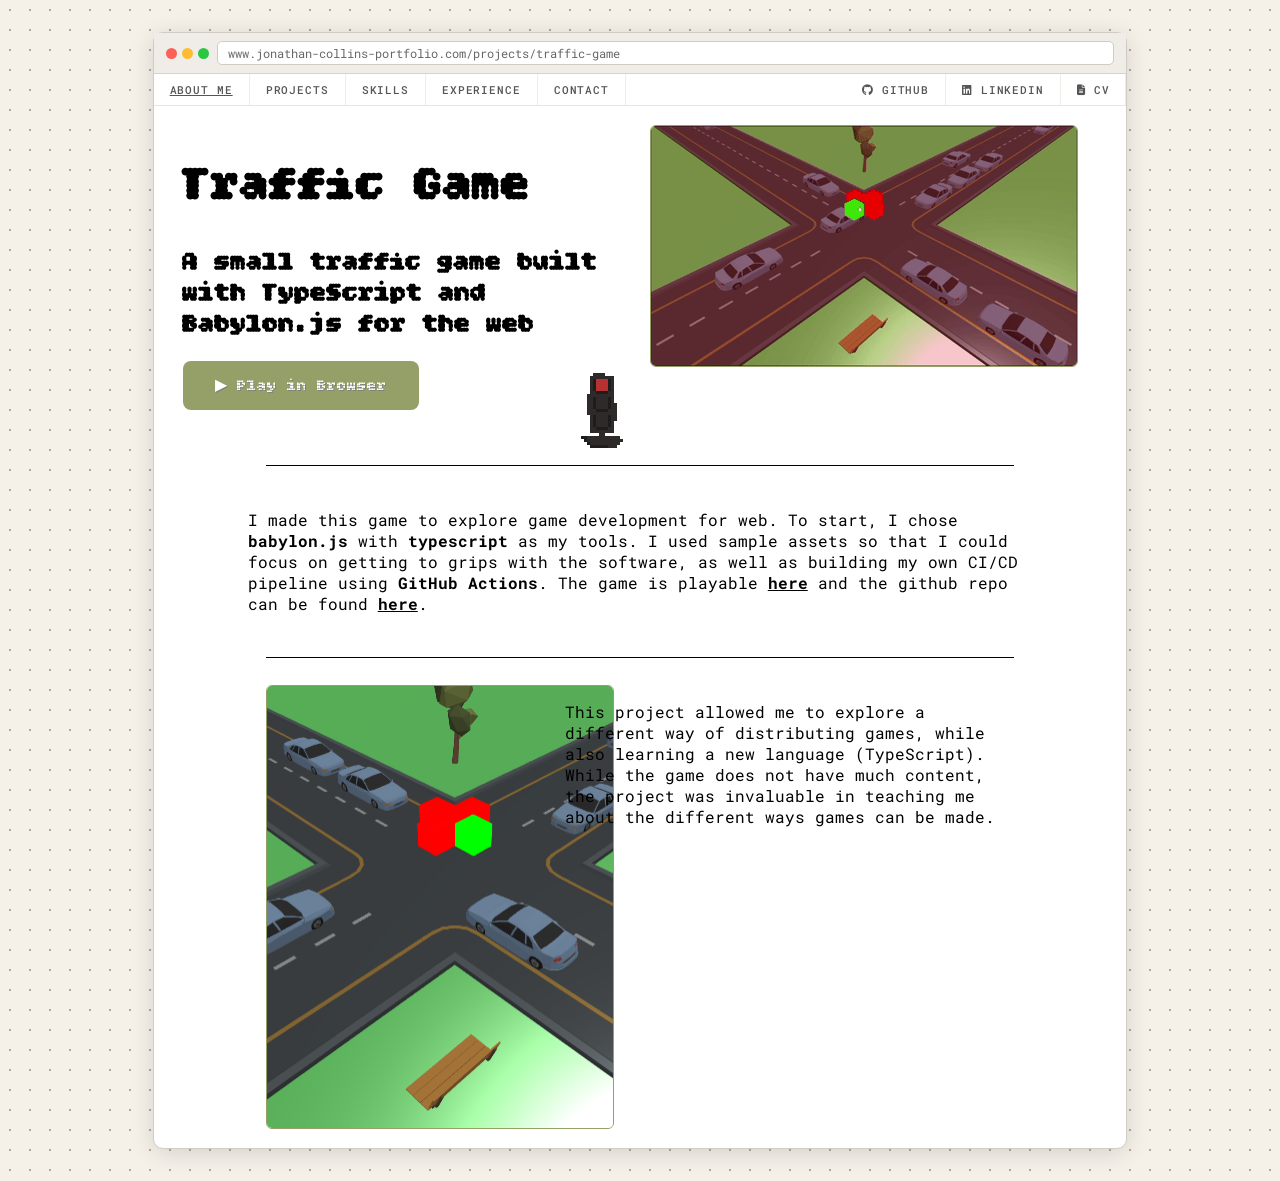
<file: traffic-game.html>
<!DOCTYPE HTML>
<html lang="en">
<head>
    <meta charset="UTF-8">
    <meta name="viewport" content="width=device-width, initial-scale=1.0">
    <title>Jonathan Collins</title>
    <link rel="stylesheet" href="stylesheet.css">
    <link rel="stylesheet" href="normalize.css">
    <link rel="preconnect" href="https://fonts.googleapis.com">
    <link rel="preconnect" href="https://fonts.gstatic.com" crossorigin>
    <link href="https://fonts.googleapis.com/css2?family=Bitcount:wght@100..900&family=Roboto+Mono:ital,wght@0,100..700;1,100..700&display=swap" rel="stylesheet">
    <link rel="stylesheet" href="https://cdnjs.cloudflare.com/ajax/libs/font-awesome/6.5.0/css/all.min.css">
</head>
<body>
<div class="grid-bg">
    <div class="browser-window">
        <div class="search-bar">
            <div class="search-dots">
                <div class="browser-dot dot-red"></div>
                <div class="browser-dot dot-yellow"></div>
                <div class="browser-dot dot-green"></div>
            </div>
            <div class="browser-address">www.jonathan-collins-portfolio.com/projects/traffic-game</div>
        </div>
        <div class="nav">
            <a href="index.html" class="nav-item active">About Me</a>
            <a href="index.html#projects" class="nav-item">Projects</a>
            <a href="index.html#skills" class="nav-item">Skills</a>
            <a href="index.html#experience" class="nav-item">Experience</a>
            <a href="index.html#contact" class="nav-item">Contact</a>
            <a href="https://github.com/JonnyCollinsPlusPlus" class="nav-item-right">
                <i class="fa-brands fa-github"></i> GitHub
            </a>
            <a href="https://www.linkedin.com/in/jonnypcollins/" class="nav-item">
                <i class="fa-brands fa-linkedin"></i> LinkedIn
            </a>
            <a href="images/Jonathan Collins CV.pdf" download class="nav-item">
                <i class="fa-solid fa-file-lines"></i> CV
            </a>
        </div>
        <div class="game-content">
            <div class="maingrid">
                <div>
                    <h1>Traffic Game</h1>
                    <h2>A small traffic game built with TypeScript and Babylon.js for the web</h2>
                    <img src="images/traffic.gif" alt="Traffic Light Sprite" class="traffic">
                    <a href="https://extrasoupgames.github.io/TrafficGame/" class="play-btn" target="_blank">
    ▶ Play in Browser
</a>
                </div>
                <div>
                    <img src="images/traffic-game-gif.gif" alt="Traffic gameplay showing cars stopping and traffic control" class="demo-img"/>
                </div>
            </div>
            <hr width="80%" size="2" color="gray">
            <div class="bio-styling">
                <p>I made this game to explore game development for web. To start, I chose <b>babylon.js</b> with <b>typescript</b> as my tools. I 
                    used sample assets so that I could focus on getting to grips with the software, as well as building
                    my own CI/CD pipeline using <b>GitHub Actions</b>. The game is playable
                     <b><a href="https://extrasoupgames.github.io/TrafficGame/" target="_blank" rel="noopener noreferrer">
                        here</a></b> and the github repo can be found
                     <b><a href="https://github.com/ExtraSoupGames/TrafficGame" target="_blank" rel="noopener noreferrer">here</a></b>.
                </p>
            </div>
            <hr width="80%" size="2" color="gray">
            <br>
            <div class="maingrid-traffic">
                <img src="images/traffic-game.png" alt="Traffic game front cover" class="demo-img" width="346" height="442"/>
                <div>
                <p>This project allowed me to explore a different way of distributing games, while also
                    learning a new language (TypeScript). While the game does not have much content, the
                    project was invaluable in teaching me about the different ways games can be made.
                </p>
                </div>
            </div>
        </div>
    </div>
</div>
<script src="script.js"></script>
</body>
</html>
</file>
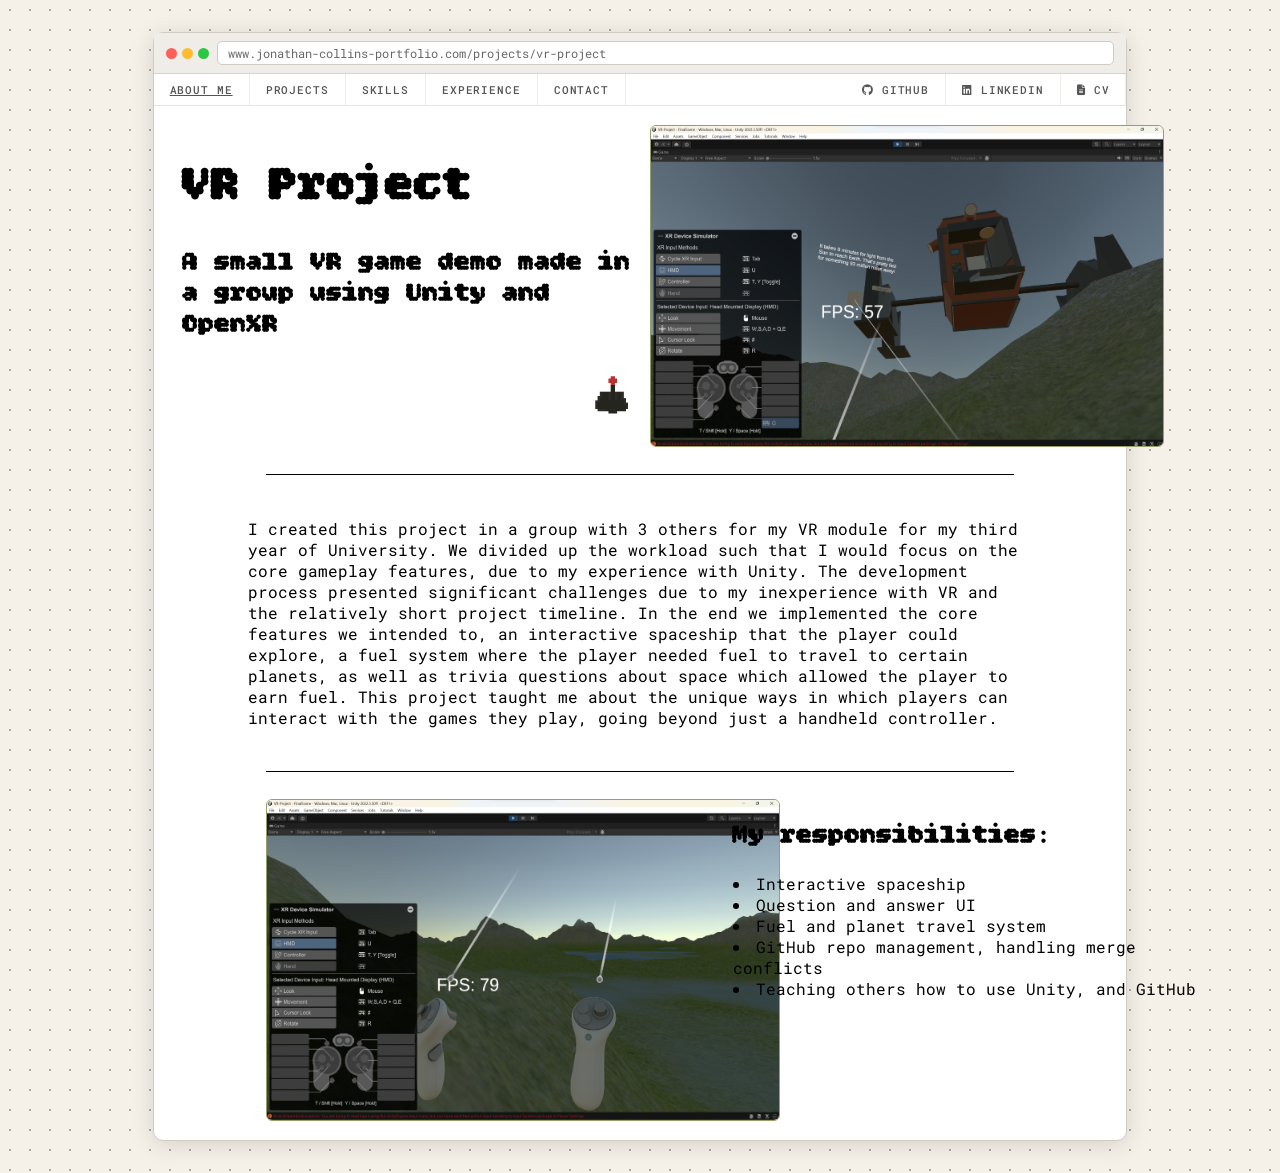
<file: vr-project.html>
<!DOCTYPE HTML>
<html lang="en">
<head>
    <meta charset="UTF-8">
    <meta name="viewport" content="width=device-width, initial-scale=1.0">
    <title>Jonathan Collins</title>
    <link rel="stylesheet" href="stylesheet.css">
    <link rel="stylesheet" href="normalize.css">
    <link rel="preconnect" href="https://fonts.googleapis.com">
    <link rel="preconnect" href="https://fonts.gstatic.com" crossorigin>
    <link href="https://fonts.googleapis.com/css2?family=Bitcount:wght@100..900&family=Roboto+Mono:ital,wght@0,100..700;1,100..700&display=swap" rel="stylesheet">
    <link rel="stylesheet" href="https://cdnjs.cloudflare.com/ajax/libs/font-awesome/6.5.0/css/all.min.css">
</head>
<body>
<div class="grid-bg">
    <div class="browser-window">
        <div class="search-bar">
            <div class="search-dots">
                <div class="browser-dot dot-red"></div>
                <div class="browser-dot dot-yellow"></div>
                <div class="browser-dot dot-green"></div>
            </div>
            <div class="browser-address">www.jonathan-collins-portfolio.com/projects/vr-project</div>
        </div>
        <div class="nav">
            <a href="index.html" class="nav-item active">About Me</a>
            <a href="index.html#projects" class="nav-item">Projects</a>
            <a href="index.html#skills" class="nav-item">Skills</a>
            <a href="index.html#experience" class="nav-item">Experience</a>
            <a href="index.html#contact" class="nav-item">Contact</a>
            <a href="https://github.com/JonnyCollinsPlusPlus" class="nav-item-right">
                <i class="fa-brands fa-github"></i> GitHub
            </a>
            <a href="https://www.linkedin.com/in/jonnypcollins/" class="nav-item">
                <i class="fa-brands fa-linkedin"></i> LinkedIn
            </a>
            <a href="images/Jonathan Collins CV.pdf" download class="nav-item">
                <i class="fa-solid fa-file-lines"></i> CV
            </a>
        </div>
<div class="game-content">
            <div class="maingrid">
                <div>
                    <h1>VR Project</h1>
                    <h2>A small VR game demo made in a group using Unity and OpenXR</h2>
                <img src="images/game-stick.gif" alt="Joystick" class="joystick">
                </div>
                <img src="images/VR-2.png"
                 alt="VR screenshot showing device simulator and generated terrain with spaceship"
                  class="demo-img"
                  width = "512"
                  height = "320"/>           
            </div>
                <br>
            <hr width="80%" size="2" color="gray">
            <div class="bio-styling">
                <p>I created this project in a group with 3 others for my VR module for my third year of University. We divided
                     up the workload such that I would focus on the core gameplay features, due to my experience with Unity.
                     The development process presented significant challenges due to my inexperience with VR and the relatively
                     short project timeline. In the end we implemented the core features we intended to, an interactive spaceship
                     that the player could explore, a fuel system where the player needed fuel to travel to certain planets, 
                     as well as trivia questions about space which allowed the player to earn fuel. This project taught me about the
                     unique ways in which players can interact with the games they play, going beyond just a handheld controller.
                </p>
            </div>
            <hr width="80%" size="2" color="gray">
            <br>
            <div class="maingrid-vr">
                <img src="images/VR-1.png" alt="VR screenshot showing device simulator and generated terrain"
                 class="demo-img"
                 width = "512"
                height = "320"/>
                <div>
                <h2>My responsibilities:</h2>
                    <ul">
                        <li>Interactive spaceship</li>
                        <li>Question and answer UI</li>
                        <li>Fuel and planet travel system</li>
                        <li>GitHub repo management, handling merge conflicts</li>
                        <li>Teaching others how to use Unity, and GitHub</li>
                    </ul>
                </p>
                </div>
            </div>
        </div>
    </div>
</div>
<script src="script.js"></script>
</body>
</html>
</file>
<file: stylesheet.css>
html {
  scroll-behavior: smooth;
}

.grid-bg {
    min-height: 100vh;
    width: 100%;
    background-color: #f5f0e8;
    background-image: radial-gradient(circle, #b0a898 1px, transparent 1px);
    background-size: 20px 20px;
    display: flex;
    align-items: flex-start;
    justify-content: center;
    padding: 32px;
    box-sizing: border-box;
}

.browser-window {
    width: 100%;
    max-width: 80%;
    background: #fff;
    border-radius: 10px;
    border: 1px solid #d0ccc4;
    box-shadow: 0 4px 24px rgba(0,0,0,0.13);
    min-height: calc(100vh - 64px);
}

p {
    font-family: 'Roboto Mono', monospace;
}

li {
    font-family: 'Roboto Mono', monospace;
}

.nav {
    background: #fff;
    border-bottom: 1px solid #e8e4de;
    display: flex;
}

.nav-item, .nav-item-right {
    padding: 8px 16px;
    font-family: 'Roboto Mono', monospace;
    font-size: 11px;
    font-weight: 500;
    letter-spacing: 0.08em;
    color: #555;
    text-transform: uppercase;
    border-right: 1px solid #f0ede8;
    cursor: default;
    text-decoration: none;
}

.nav-item-right {
    margin-left: auto;
}

.nav-item.active, nav-item-right.active {
    text-decoration: underline;
}

.search-bar {
    background: #f0ede8;
    border-bottom: 1px solid #d8d4cc;
    padding: 8px 12px;
    display: flex;
    align-items: center;
    gap: 8px;
}

.search-dots {
    display: flex;
    gap: 5px;
}

.browser-dot {
    width: 11px;
    height: 11px;
    border-radius: 50%;
}

.dot-red    { background: #ff5f57; }
.dot-yellow { background: #febc2e; }
.dot-green  { background: #28c840; }

.browser-address {
    flex: 1;
    background: #fff;
    border: 1px solid #d0ccc4;
    border-radius: 5px;
    padding: 3px 10px;
    font-family: 'Roboto Mono', monospace;
    font-size: 12px;
    color: #666;
}

h1 .name-styling {
    font-size: 78px;
    color: #afbe7a;
    text-shadow: gray 2px 2px;
    transition: font-size 0.3s ease, color 0.3s ease;
}

h1 .name-styling:hover {
    font-size: 84px;
    color: #94a067;
}

h1 {
    font-family: "Bitcount", system-ui;
    font-size: 48px !important;
}

.browser-intro {
    display: flex;
    flex-direction: column;
    justify-content: center;
    align-items: flex-start;
    min-height: 400px;
    padding: 10%;
}

.game-content {
    display: flex;
    flex-direction: column;
    justify-content: center;
    align-items: flex-start;
    padding: 2%;
}

h2 {
    font-family: "Bitcount", system-ui;
    font-size: 26px;
    font-style: normal;
}

div {
    font-family: "Bitcount", system-ui;
    font-optical-sizing: auto;
    font-style: normal;

}

@keyframes fadeOut {
  to {
    opacity: 0;
    transform: translateY(-10px);
  }
}

@keyframes fadeIn {
  from {
    opacity: 0;
    transform: translateY(10px);
  }
  to {
    opacity: 1;
    transform: translateY(0);
  }
}

.browser-intro {
    animation: fadeIn 0.5s ease both;
}

.bio-styling {
    display: flex;
    padding-top: 2%;
    padding-bottom: 2%;
    padding-left: 8%;
    padding-right: 8%;
    justify-content: center;
    align-items: flex-start;
    min-height: 100px;
    text-align: centre;
    position: relative;
}

.bio-styling a {
    text-decoration: underline;
    color: #000;
}

hr {
    border: none;
    border-top: 1px solid #000;
    width: 0;
}

hr.animate {
  animation: expandLine 1s ease forwards;
}

@keyframes expandLine {
  to {
    width: 80%;
  }
}

.project-title {
    padding-left: 10%;
    text-shadow: gray 2px 2px;
}

.intro-content {
    display: flex;
    flex-direction: row;
    align-items: center;
    gap: 24px;
}

.sprite {
    width: 60px;
    image-rendering: pixelated;
}

.laptop-sprite {
    position: absolute;
    bottom: 0;
    right: 8%;
    width: 80px;
    image-rendering: pixelated;
}

.coffee-sprite {
    width: 60px;
    image-rendering: pixelated;
}

.project-images-gd img {
    width: 275px;
    height: 400px;
    object-fit: cover;
    border-radius: 10px;
    transition: transform 0.3s ease;
}

.project-images-gd img:hover {
    cursor: pointer;
    transform: scale(1.05);
}

.project-images-gd {
    display: grid;
    justify-content: centre;
    grid-template-columns: 1fr 1fr 1fr;
    grid-template-rows: 0.5fr 0.5fr 0.5fr 0.5fr;
    grid-template-areas: 
        "due-process-img loco-comotives-img network-library-img"
        "dp-desc lc-desc udp-desc"
        "tidal-tussle-img traffic-game-img vr-project-img"
        "tidal-tussle-desc traffic-game-desc vr-desc";
    padding-left: 10%;
    padding-right: 10%;
    padding-top: 2%;
    align-items: start;
    gap: 8px 8px;
    transition: transform 0.3s ease;
    margin-top: 40px;
    width: 80%;
}

.project-images-gd a {
    text-decoration: none;
    color: #94a067;
    font-size: 28px;
    transition: font-size 0.3s ease;
}

.project-images-gd a:hover {
    font-size: 30px;
}
.due-process-img {
    grid-area: due-process-img;
}

.loco-comotives-img {
    grid-area: loco-comotives-img;
}

.network-library-img {
    grid-area: network-library-img;
}

.dp-desc {
    grid-area: dp-desc;
}

.lc-desc {
    grid-area: lc-desc;
}

.udp-desc {
    grid-area: udp-desc;
}

.tidal-tussle-img {
    grid-area: tidal-tussle-img;
}

.traffic-game-img {
    grid-area: traffic-game-img;
}

.vr-project-img {
    grid-area: vr-project-img;
}

.tidal-tussle-desc {
    grid-area: tidal-tussle-desc;
}

.traffic-game-desc {
    grid-area: traffic-game-desc;
}

.vr-desc {
    grid-area: vr-desc;
}

.play-btn {
    display: inline-block;
    font-family: "Bitcount", system-ui;
    font-size: 1rem;
    background: #94a067;
    color: white;
    padding: 0.85rem 2rem;
    border-radius: 8px;
    text-decoration: none;
    text-shadow: gray 1px 1px;
    transition: background 0.2s, transform 0.15s;
}
.play-btn:hover {
    background: #7a8c4a;
    transform: translateY(-2px);
}

.experience-title {
    padding-left: 10%;
    padding-top: 10px;
    padding-bottom: 20px;
    text-shadow: gray 2px 2px;
}

.maingrid {
    display: grid;
    grid-template-columns: 50% 50%;
    padding-left: 10px;
    width: 100%;
}

.maingrid-tt {
    display: grid;
    grid-template-columns: 40% 60%;
    padding: 1% 10%;
    width: 100%;
}

.maingrid-networking {
    display: grid;
    grid-template-columns: 40% 60%;
    padding-left: 10%;
    padding-right: 10%;
    width: 100%;
}



.maingrid-traffic {
    display: grid;
    grid-template-columns: 40% 60%;
    padding-left: 10%;
    padding-right: 10%;
    width: 80%;
}

.maingrid-vr {
    display: grid;
    grid-template-columns: 50% 50%;
    padding-left: 10%;
    padding-right: 10%;
    width: 100%;
}


.gallery{
    display: flex;
    width: 100%;
    gap: 5px;
}

.gallery img {
    height: 250px;
    flex: 1;
    object-fit: cover;
    object-position: center;
    overflow: hidden;
    transition: 0.5s all cubic-bezier(0.175, 0.885, 0.32, 1);
    cursor: pointer;
}

.gallery img:hover{
    flex: 2
}

.networking-header {
    color: purple;
    text-shadow: black 2px 2px;
}

.glow-purple {
    text-shadow: 2px 2px 5px plum;
}
.glow-green {
    text-shadow: 2px 2px 5px green;
}

.joystick, .fish {
    height: 70px;
    float: right;
}

.demo-img, iframe {
    border: 1px solid #94a067;
    border-radius: 6px;
}

.features-list {
    display: grid;
    grid-template-columns: 1fr 1fr;
    width: 60%;
    text-align: center;
    gap: 10px;
    list-style: none;
    padding: 0;
}

.features-list li {
    border: 1px solid purple;
    border-left: 3px solid purple;
    border-radius: 4px;
}

.timeline {
  position: relative;
  padding-left: 12%;
  padding-right: 10%
}

.timeline::before {
  content: '';
  position: absolute;
  left: calc(10% - 1px); /* align with where content starts */
  top: 0;
  width: 2px;
  height: 100%;
  background: #000;
}
.entry {
  position: relative;
  margin-bottom: 1rem;
}

.entry::before {
  content: '';
  position: absolute;
  left: calc(-2% - 14px); /* pulls it back to sit on the line */
  top: 3px;
  width: 12px;
  height: 12px;
  border-radius: 50%;
  background: #fff;
  border: 2px solid #000;
}
.entry div {
  display: flex;
  justify-content: space-between;
  align-items: baseline;
}
.subtle {
  color: #888;
  font-size: 0.85em;
}

.maingrid-dueprocess {
    display: grid;
    grid-template-columns: 1fr 1fr;
    grid-template-areas:
        "iframe          dp-responsibilities"
        "resp2           bug";
    gap: 20px;
    padding-left: 5%;
    padding-right: 5%;
    width: 90%;
}

.dp-responsibilities {
    grid-area: dp-responsibilities;
}

.iframe {
    grid-area: iframe;
    align-self: center;
}

.features-list-tt {
    display: grid;
    grid-template-columns: 1fr 1fr;
    width: 60%;
    text-align: center;
    gap: 10px;
    list-style: none;
    padding: 0;
}

.features-list-tt li {
    border: 1px solid powderblue;
    border-left: 3px solid powderblue;
    border-radius: 4px;
}

.loco-features{
    display: grid;
    justify-content: centre;
    grid-template-columns: 1fr 1fr;
    grid-template-rows: 0.5fr;
    grid-template-areas: 
        "loco-future loco-systems";
    padding-left: 10%;
    padding-right: 10%;
    padding-top: 2%;
    align-items: start;
    gap: 5% 5%;
    transition: transform 0.3s ease;
    margin-top: 40px;
    width: 90%;
}

.traffic {
    float: right;
}

.features-list-traffic {
    display: grid;
    grid-template-columns: 1fr 1fr;
    width: 60%;
    text-align: center;
    gap: 10px;
    list-style: none;
    padding: 0;
}

.features-list-traffic li {
    border: 1px solid black;
    border-left: 3px solid black;
    border-radius: 4px;
}

.skills-section {
    padding: 0% 10%;
    padding-bottom: 2%;
}

.bento {
  display: grid;
  grid-template-columns: repeat(6, 1fr);
  gap: 1.2rem;
  width: 100%;
}

.card {
  background: var(--card);
  border: 1px solid var(--border);
  border-radius: 18px;
  padding: 1.92rem 2.16rem;
  box-shadow: 0 2px 12px rgba(0,0,0,0.04);
  transition: transform 0.25s ease, box-shadow 0.25s ease;
  animation: slideIn 0.5s ease both;
  overflow: hidden;
  position: relative;
}

.card:hover {
  transform: translateY(-4px);
  box-shadow: 0 12px 32px rgba(0,0,0,0.09);
}

.card:nth-child(1) { grid-column: span 4; background: #f0f4e8; animation-delay: 0.05s; }
.card:nth-child(2) { grid-column: span 2; background: #fdf0f0; animation-delay: 0.10s; }
.card:nth-child(3) { grid-column: span 2; background: #f5f0e4; animation-delay: 0.15s; }
.card:nth-child(4) { grid-column: span 4; background: #f2f4ed; animation-delay: 0.20s; }

@keyframes slideIn {
  from { opacity: 0; transform: translateY(20px); }
  to   { opacity: 1; transform: translateY(0); }
}

.card-icon { font-size: 1.92rem; margin-bottom: 1.08rem; display: block; }

.card-category {
  font-size: 0.78rem;
  letter-spacing: 0.14em;
  text-transform: uppercase;
  font-weight: 500;
  margin-bottom: 0.4rem;
  font-family: 'Roboto Mono', monospace;
}

.card:nth-child(1) .card-category { color: #94a067; }
.card:nth-child(2) .card-category { color: #d4847a; }
.card:nth-child(3) .card-category { color: #c9b99a; }
.card:nth-child(4) .card-category { color: #7a8c4a; }

.card-title {
  font-family: "Bitcount", system-ui;
  font-size: 1.38rem;
  font-weight: 600;
  margin-bottom: 1.32rem;
  color: #1a1a2e;
}

.pill-group { display: flex; flex-wrap: wrap; gap: 0.5rem; }

.pill {
  padding: 0.42rem 1.02rem;
  border-radius: 999px;
  font-size: 0.936rem;
  font-family: 'Roboto Mono', monospace;
  border: 1px solid transparent;
  cursor: default;
  transition: all 0.2s;
}

.card:nth-child(1) .pill { background: rgba(148,160,103,0.12); color: #94a067; border-color: rgba(148,160,103,0.2); }
.card:nth-child(1) .pill:hover { background: #94a067; color: white; }

.card:nth-child(2) .pill { background: rgba(212,132,122,0.12); color: #d4847a; border-color: rgba(212,132,122,0.2); }
.card:nth-child(2) .pill:hover { background: #d4847a; color: white; }

.card:nth-child(3) .pill { background: rgba(201,185,154,0.2); color: #a09070; border-color: rgba(201,185,154,0.3); }
.card:nth-child(3) .pill:hover { background: #c9b99a; color: white; }

.card:nth-child(4) .pill { background: rgba(122,140,74,0.12); color: #7a8c4a; border-color: rgba(122,140,74,0.2); }
.card:nth-child(4) .pill:hover { background: #7a8c4a; color: white; }

.blob {
  position: absolute;
  border-radius: 50%;
  filter: blur(40px);
  opacity: 0.2;
  pointer-events: none;
}

.card:nth-child(1) .blob { width: 120px; height: 120px; background: #94a067; right: -20px; top: -20px; }
.card:nth-child(2) .blob { width:  80px; height:  80px; background: #d4847a; right: -10px; bottom: -10px; }
.card:nth-child(3) .blob { width:  80px; height:  80px; background: #c9b99a; left: -10px;  top: -10px; }
.card:nth-child(4) .blob { width: 100px; height: 100px; background: #7a8c4a; right: -10px; top: -10px; }

@media (max-width: 640px) {
  .card:nth-child(n) { grid-column: span 6; }
}

.contact-section {
    padding: 0 20%;
    padding-bottom: 4%;
}

.contact-intro {
    margin-bottom: 1.5rem;
    color: #555;
    font-size: 0.9rem;
}

.contact-form {
    display: flex;
    flex-direction: column;
    gap: 1rem;
}

.form-row {
    display: grid;
    grid-template-columns: 1fr 1fr;
    gap: 1rem;
}

.form-group {
    display: flex;
    flex-direction: column;
    gap: 0.4rem;
}

.form-label {
    font-family: 'Roboto Mono', monospace;
    font-size: 0.7rem;
    letter-spacing: 0.1em;
    text-transform: uppercase;
    color: #888;
}

.form-input {
    font-family: 'Roboto Mono', monospace;
    font-size: 0.85rem;
    padding: 0.75rem 1rem;
    border: 1px solid #d0ccc4;
    border-radius: 8px;
    background: #fafaf8;
    color: #333;
    outline: none;
    transition: border-color 0.2s, box-shadow 0.2s;
    width: 100%;
    box-sizing: border-box;
}

.form-input:focus {
    border-color: #94a067;
    box-shadow: 0 0 0 3px rgba(148, 160, 103, 0.15);
}

.form-textarea {
    resize: vertical;
    min-height: 140px;
}

.form-submit {
    font-family: "Bitcount", system-ui;
    font-size: 1rem;
    background: #94a067;
    color: white;
    border: none;
    border-radius: 8px;
    padding: 0.85rem 2rem;
    cursor: pointer;
    align-self: flex-start;
    transition: background 0.2s, transform 0.15s;
    text-shadow: gray 1px 1px;
}

.form-submit:hover {
    background: #7a8c4a;
    transform: translateY(-2px);
}


.tt-grade-badge {
    display: inline-flex;
    align-items: center;
    gap: 8px;
    background: #E1F5EE;
    border: 1px solid #5DCAA5;
    border-radius: 6px;
    padding: 6px 14px;
    font-size: 13px;
    font-weight: 700;
    color: #085041;
    font-family: 'Space Mono', monospace;
}

.tt-grade-num {
    font-size: 20px;
    font-weight: 700;
    color: #0F6E56;
}

.tt-row-pro .tt-icon { color: #0F6E56; }
.tt-row-con .tt-icon { color: #A32D2D; }
.tt-row-pro .tt-row-text { color: #085041; }
.tt-row-con .tt-row-text { color: #555; }


.tt-col {
    padding: 1.25rem;
}

.tt-col-udp  { background: #E1F5EE; }
.tt-col-tcp  { background: #f9f9f9; }

.tt-col-divider {
    display: flex;
    align-items: center;
    justify-content: center;
    padding: 0 1rem;
    font-size: 11px;
    font-weight: 700;
    color: #999;
    border-left: 1px solid #ccc;
    border-right: 1px solid #ccc;
    background: #fff;
    writing-mode: vertical-rl;
    letter-spacing: 0.12em;
    text-transform: uppercase;
    font-family: 'Space Mono', monospace;
}

.tt-col-title {
    font-family: 'Syne', sans-serif;
    font-size: 16px;
    font-weight: 800;
    margin: 0 0 0.75rem;
}

.tt-col-udp .tt-col-title { color: #0F6E56; }
.tt-col-tcp .tt-col-title { color: #222; }

.tt-row {
    display: flex;
    align-items: flex-start;
    gap: 8px;
    margin-bottom: 10px;
    font-size: 12px;
    line-height: 1.5;
    font-family: 'Space Mono', monospace;
}

.tt-row:last-child { margin-bottom: 0; }


.tt-compare {
    padding: 1.5rem 5% 2rem;
    align-self: center;
}

.tt-compare-label {
    font-size: 11px;
    font-weight: 700;
    letter-spacing: 0.1em;
    text-transform: uppercase;
    color: #888;
    margin: 0 0 1rem;
    font-family: 'Space Mono', monospace;
}

.tt-compare-grid {
    display: grid;
    grid-template-columns: 1fr auto 1fr;
    align-items: stretch;
    border: 1px solid #ccc;
    border-radius: 12px;
    overflow: hidden;
}


.tt-terminal {
    background: #0d1117;
    border-radius: 10px;
    overflow: hidden;
    border: 1px solid #30363d;
    width: 70%;
    margin-top: 5%
}

.tt-terminal-bar {
    background: #161b22;
    padding: 10px 14px;
    display: flex;
    align-items: center;
    gap: 6px;
    border-bottom: 1px solid #30363d;
}

.tt-dot {
    width: 11px;
    height: 11px;
    border-radius: 50%;
}

.tt-dot-r { background: #ff5f57; }
.tt-dot-y { background: #ffbd2e; }
.tt-dot-g { background: #28c840; }

.tt-filename {
    font-size: 11px;
    color: #8b949e;
    margin-left: 6px;
    font-family: 'Space Mono', monospace;
}

.tt-code {
    padding: 14px 16px;
    font-size: 10.5px;
    line-height: 1.65;
    color: #e6edf3;
    font-family: 'Space Mono', monospace;
    overflow-x: auto;
}

.tt-code .kw  { color: #ff7b72; }
.tt-code .fn  { color: #d2a8ff; }
.tt-code .str { color: #a5d6ff; }
.tt-code .cm  { color: #8b949e; }
.tt-code .tp  { color: #ffa657; }

.dp-header {
    display: grid;
    grid-template-columns: 1fr 1fr;
    padding-left: 10px;
    width: 100%;
    align-items: center;
}

.dp-header iframe {
    width: 100%;
    max-width: 560px;
    height: 315px;
}
/*DP VIDEO FIX*/
@media (min-width: 1025px) and (max-width: 1520px){
    .dp-header {
        grid-template-columns: 1fr;
    }
    .dp-header iframe {
        width: 100%;
        max-width: 462;
        height: 260px;
        justify-self: center;
    }
}
/*IPAD FIXES*/
@media (min-width: 769px) and (max-width: 1024px) {

  .browser-window {
    max-width: 100%;
  }

  .grid-bg {
    padding: 16px;
  }

  /* Hero grid: stack on tablet */
  .maingrid {
    grid-template-columns: 1fr;
  }
  .dp-header {
      grid-template-columns: 1fr;
  }
  .dp-header iframe {
      width: 100%;
      max-width: 462;
      height: 260px;
      justify-self: center;

  }

  .maingrid iframe {
    width: 100%;
    height: 260px;
  }

  /* Due Process bottom section: 2x2 grid instead of broken 2-col */
  .maingrid-dueprocess {
    grid-template-columns: 1fr 1fr;
    grid-template-areas:
      "iframe       dp-responsibilities"
      "resp2        bug";
    width: auto;
    padding-left: 4%;
    padding-right: 4%;
  }

  .maingrid-dueprocess .iframe iframe {
    width: 100%;
  }

  /* Tidal Tussle grids */
  .maingrid-tt,
  .maingrid-networking {
    grid-template-columns: 1fr;
    padding-left: 4%;
    padding-right: 4%;
    width: auto;
  }

  .tt-terminal {
    width: 100%;
    box-sizing: border-box;
  }

  .tt-compare-grid {
    grid-template-columns: 1fr auto 1fr;
  }

  /* Other project grids */
  .maingrid-traffic,
  .maingrid-vr {
    grid-template-columns: 1fr;
    padding-left: 4%;
    padding-right: 4%;
    width: auto;
  }

  /* Skills: 2 col instead of 6 */
  .bento {
    grid-template-columns: 1fr 1fr;
  }

  .card:nth-child(n) {
    grid-column: span 1;
  }

  .skills-section {
    padding: 0 8%;
    padding-bottom: 4%;
  }

  .contact-section {
    padding: 0 8%;
    padding-bottom: 4%;
  }

  /* Project grid */
  .project-images-gd {
    grid-template-columns: 1fr 1fr;
    grid-template-areas:
      "due-process-img     loco-comotives-img"
      "dp-desc             lc-desc"
      "network-library-img tidal-tussle-img"
      "udp-desc            tidal-tussle-desc"
      "traffic-game-img    vr-project-img"
      "traffic-game-desc   vr-desc";
    padding-left: 4%;
    padding-right: 4%;
    width: auto;
  }

  .project-images-gd img {
    width: 100%;
  }
}
/* ============================================
   MOBILE FIXES — paste at the bottom of stylesheet.css
   ============================================ */

@media (max-width: 768px) {

  /* --- Outer wrapper --- */
  .grid-bg {
    padding: 12px;
  }

  .browser-window {
    max-width: 100%;
  }

  /* --- Nav: allow wrapping, smaller text --- */
  .nav {
    flex-wrap: wrap;
  }

  .nav-item {
    font-size: 9px;
    padding: 6px 10px;
  }

  /* --- Intro --- */
  .browser-intro {
    min-height: 280px;
    padding: 8%;
  }

  h1 .name-styling {
    font-size: 48px;
  }

  h1 .name-styling:hover {
    font-size: 52px;
  }

  h1 {
    font-size: 36px !important;
  }

  /* --- Bio: hide the laptop sprite on mobile, it overlaps text --- */
  .laptop-sprite {
    display: none;
  }

  .bio-styling {
    padding: 4% 6%;
  }

  /* --- Projects: one card per project (image → title → description) --- */
  .project-images-gd {
    display: flex;
    flex-direction: column;
    padding: 0 6%;
    width: auto;
    margin-top: 20px;
    gap: 0;
  }

  /* Each image becomes the top of its card */
  .project-images-gd img {
    width: 100%;
    height: 200px;
    border-radius: 10px 10px 0 0;
    display: block;
  }

  /* Each desc block becomes the bottom of its card */
  .project-images-gd > div {
    border: 1px solid #e8e4de;
    border-top: none;
    border-radius: 0 0 10px 10px;
    padding: 12px 16px 20px;
    margin-bottom: 20px;
    background: #fafaf8;
  }

  .project-images-gd > div h2 {
    margin: 0 0 6px 0;
    font-size: 20px;
  }

  .project-images-gd > div p {
    margin: 0;
    font-size: 0.8rem;
    color: #555;
  }

  .project-images-gd a {
    font-size: 20px;
  }

  /* Reset grid-area since we're using flex now */
  .due-process-img,
  .loco-comotives-img,
  .network-library-img,
  .tidal-tussle-img,
  .traffic-game-img,
  .vr-project-img,
  .dp-desc,
  .lc-desc,
  .udp-desc,
  .tidal-tussle-desc,
  .traffic-game-desc,
  .vr-desc {
    grid-area: unset;
  }

  /* Force the correct visual order so image always comes before its desc */
  .due-process-img    { order: 1; }
  .dp-desc            { order: 2; }
  .loco-comotives-img { order: 3; }
  .lc-desc            { order: 4; }
  .network-library-img{ order: 5; }
  .udp-desc           { order: 6; }
  .tidal-tussle-img   { order: 7; }
  .tidal-tussle-desc  { order: 8; }
  .traffic-game-img   { order: 9; }
  .traffic-game-desc  { order: 10; }
  .vr-project-img     { order: 11; }
  .vr-desc            { order: 12; }

  /* --- Skills: remove the crushing side padding --- */
  .skills-section {
    padding: 0 4%;
    padding-bottom: 4%;
  }

  .bento {
    display: flex;
    flex-direction: column;
    gap: 1rem;
  }

  .card {
    width: 100%;
    box-sizing: border-box;
  }

  /* --- Timeline: stack date below description --- */
  .entry div {
    flex-direction: column;
    gap: 2px;
  }

  .subtle {
    font-size: 0.8em;
  }

  /* --- Contact: single column form --- */
  .contact-section {
    padding: 0 6%;
    padding-bottom: 6%;
  }

  .form-row {
    grid-template-columns: 1fr;
  }

  /* --- Section titles --- */
  .project-title,
  .experience-title {
    padding-left: 6%;
  }

  .project-images-gd img {
  display: none;
}

.project-images-gd > div {
  border: 1px solid #e8e4de;
  border-radius: 10px;
  padding: 12px 16px 20px;
  margin-bottom: 12px;
  background: #fafaf8;
}

  .maingrid {
    grid-template-columns: 1fr;
    padding-left: 0;
    width: 100%;
  }
  .dp-header {
      grid-template-columns: 1fr;
  }
  .dp-header iframe {
      width: 100%;
      height: 220px;
      justify-self: center;
  }
 
  .maingrid iframe {
    width: 100%;
    height: 220px;
  }
 
  /* --- Bottom section: stack Steam widget above responsibilities --- */
  .maingrid-dueprocess {
    grid-template-columns: 1fr;
    grid-template-areas:
      "iframe"
      "dp-responsibilities"
      "resp2"
      "bug";
    padding-left: 5%;
    padding-right: 5%;
    width: auto;
    gap: 20px;
  }
 
  .maingrid-dueprocess .iframe iframe {
    width: 100%;
    height: 190px;
  }
 
  /* --- Responsibilities list: single column, full width --- */
  .features-list {
    grid-template-columns: 1fr;
    width: 100%;
  }
 
  /* --- Game content padding --- */
  .game-content {
    padding: 4%;
  }

  .maingrid {
    grid-template-columns: 1fr;
    padding-left: 0;
    width: 100%;
  }
 
  .maingrid video {
    width: 100%;
    height: auto;
  }
 
  /* --- loco-features: stack text above systems list --- */
  .loco-features {
    grid-template-columns: 1fr;
    grid-template-areas: none;
    width: auto;
    padding-left: 5%;
    padding-right: 5%;
    margin-top: 20px;
  }
 
  /* --- Gallery: fixed height so it doesn't go tiny --- */
  .gallery img {
    height: 160px;
  }
 
  /* --- Game content padding --- */
  .game-content {
    padding: 4%;
  }

    .maingrid iframe {
    width: 100%;
    height: 220px;
  }
 
  /* --- Joystick: stop it floating awkwardly --- */
  .joystick {
    float: none;
    display: block;
    margin-top: 12px;
  }
 
  /* --- Features section: stack gif above features list --- */
  .maingrid-networking {
    grid-template-columns: 1fr;
    padding-left: 5%;
    padding-right: 5%;
    width: auto;
  }
 
  .maingrid-networking .demo-img {
    width: 100%;
    height: auto;
  }
 
  /* --- Features list: single column --- */
  .features-list {
    grid-template-columns: 1fr;
    width: 100%;
  }
 
  /* --- Title overflowing off screen --- */
  .networking-header {
    font-size: 1.6rem !important;
    word-break: break-word;
  }

    .maingrid .demo-img {
    width: 100%;
    height: auto;
  }
 
  /* --- Joystick: stop floating into the h2 --- */
  .joystick {
    float: none;
    display: block;
    margin-top: 12px;
  }
 
  /* --- VR features section: stack image above list --- */
  .maingrid-vr {
    grid-template-columns: 1fr;
    padding-left: 5%;
    padding-right: 5%;
    width: auto;
  }
 
  .maingrid-vr .demo-img {
    width: 100%;
    height: auto;
  }
 
  /* --- h2 getting clipped --- */
  h2 {
    font-size: 20px !important;
    word-break: break-word;
  }

    .traffic {
    float: none;
    display: block;
    margin-top: 12px;
  }
 
  /* --- Top: gameplay gif full width --- */
  .maingrid .demo-img {
    width: 100%;
    height: auto;
  }
 
  /* --- Bottom: stack cover image above text --- */
  .maingrid-traffic {
    grid-template-columns: 1fr;
    padding-left: 5%;
    padding-right: 5%;
    width: auto;
  }
 
  .maingrid-traffic .demo-img {
    width: 100%;
    height: auto;
  }
    .maingrid-tt {
    grid-template-columns: 1fr;
    padding-left: 0;
    width: 100%;
  }
 
  /* --- Fish sprite: stop floating --- */
  .fish {
    float: none;
    display: block;
    margin-top: 12px;
  }
 
  /* --- Code block: contain it, allow horizontal scroll --- */
  .tt-terminal {
    width: 100%;
    box-sizing: border-box;
    overflow-x: auto;
    margin-top: 16px;
  }
 
  .tt-code {
    white-space: pre;
    font-size: 0.7rem;
    overflow-x: auto;
  }
 
  /* --- UDP vs TCP comparison: tighten up --- */
  .tt-compare {
    padding: 0 4%;
    box-sizing: border-box;
  }
 
  .tt-compare-grid {
    gap: 8px;
  }
 
  .tt-col {
    padding: 12px;
  }
 
  .tt-col-title {
    font-size: 0.9rem;
  }
 
  .tt-row-text {
    font-size: 0.75rem;
  }
 
  .tt-choice-banner {
    font-size: 0.8rem;
  }
}

.bio-quote {
    border-left: 3px solid navy;
    margin: 1.25rem 0 0 1rem;
    padding-left: 1rem;
    font-style: italic;
    color: #555;
    font-size: 0.95em;
}
</file>
